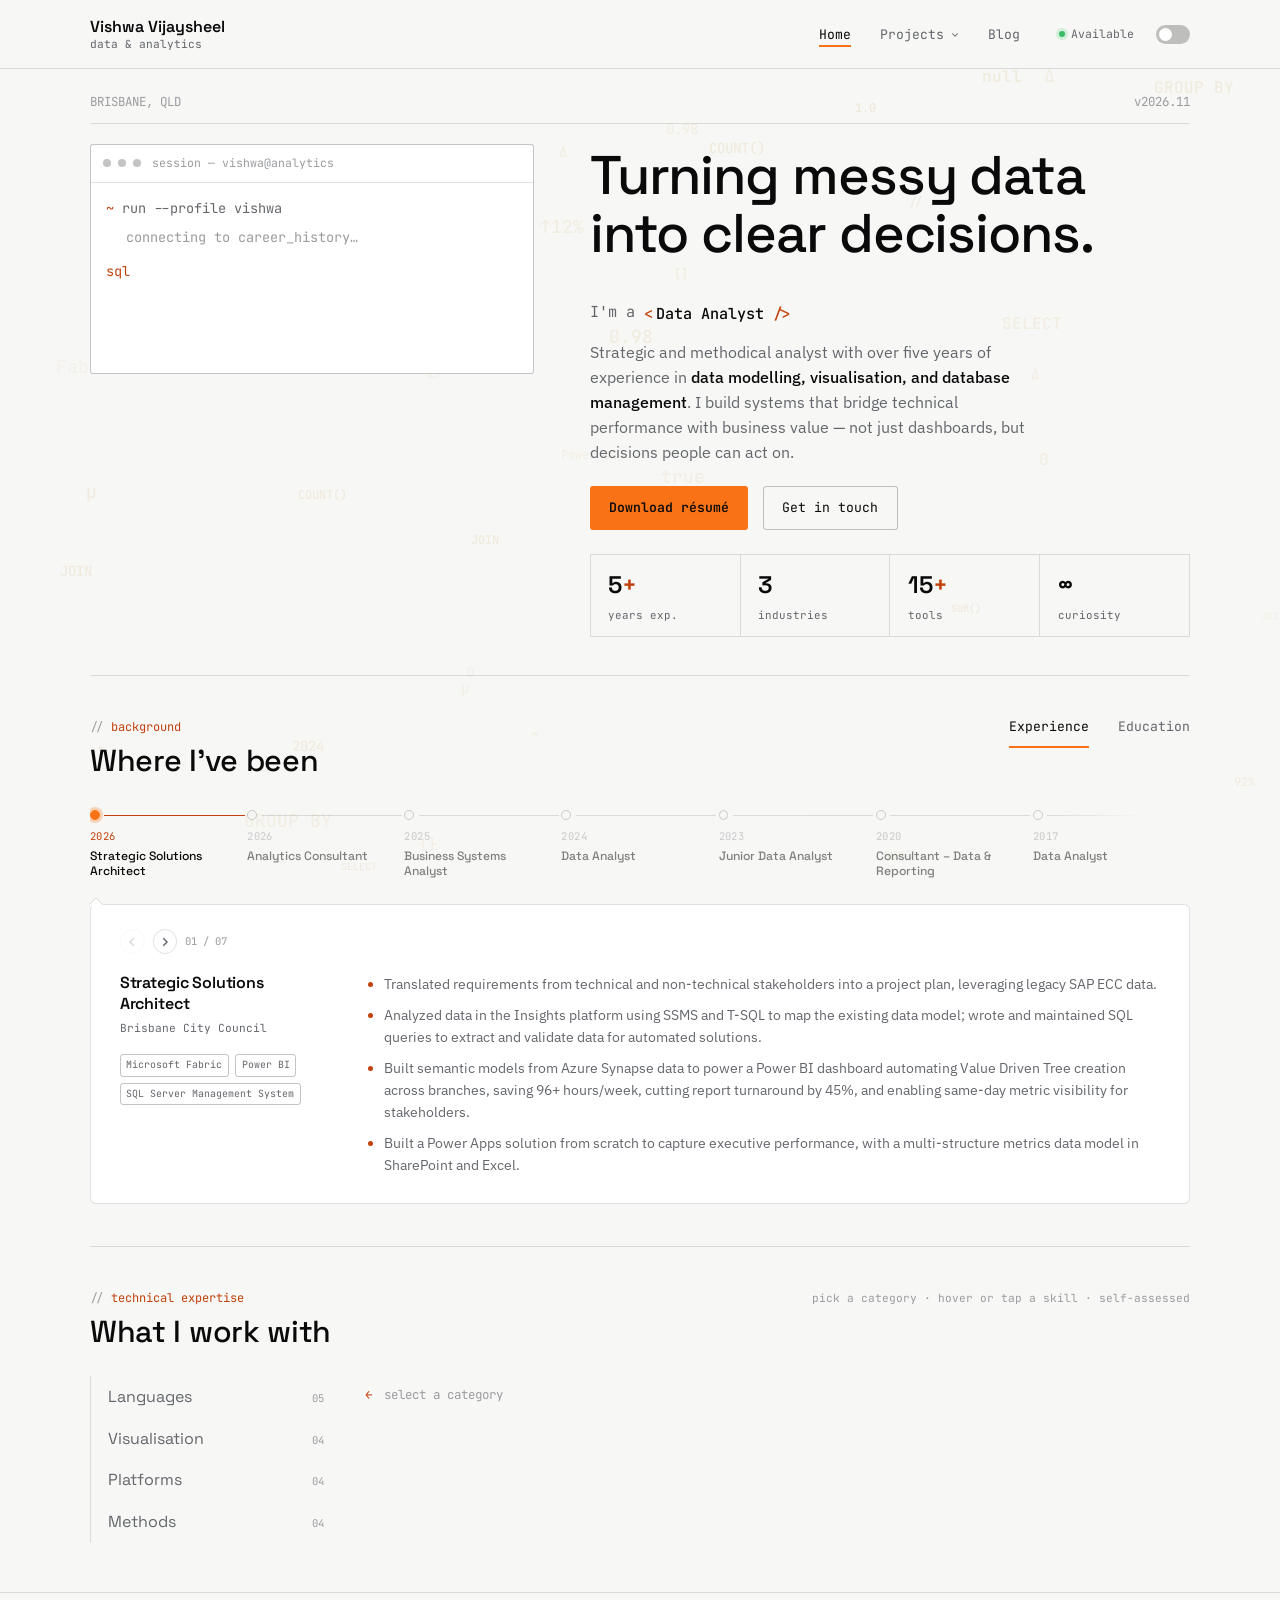
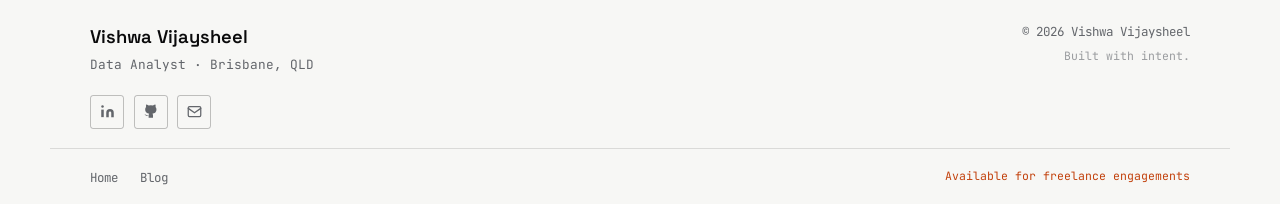
<file: index.html>
<!DOCTYPE html>
<html lang="en">
<head>
<meta charset="UTF-8" />
<meta name="viewport" content="width=device-width, initial-scale=1.0" />
<title>Vishwa Vijaysheel — Data & Analytics</title>
<meta name="description" content="Data analyst turning messy data into clear decisions — Power BI, Microsoft Fabric, SQL, and data storytelling." />
<link rel="stylesheet" href="assets/css/style.css" />
<link rel="preconnect" href="https://fonts.googleapis.com" />
<script>if(localStorage.getItem('theme')==='dark'){document.documentElement.classList.add('dark-pre');}</script>
<style>.dark-pre body{background:#0a0a0b;color:#f4f4f1;}</style>
<link href="https://fonts.googleapis.com/css2?family=Space+Grotesk:wght@500;600;700&family=IBM+Plex+Sans:wght@400;500;600&family=JetBrains+Mono:wght@400;500;600&display=swap" rel="stylesheet" />
</head>
<body>
<canvas id="bgCanvas"></canvas>

<header>
  <nav>
    
    <a class="nav-brand" href="index.html">
      <span class="nav-brand-name">Vishwa Vijaysheel</span>
      <span class="nav-brand-sub">data &amp; analytics</span>
    </a>
    <button class="nav-toggle" aria-label="Toggle menu" aria-expanded="false">
      <span></span><span></span><span></span>
    </button>
    <div class="nav-menu">
     <ul>
  <li><a href="index.html" class="active">Home</a></li>
  <li class="has-dropdown">
    <button class="nav-dd-toggle" type="button" aria-haspopup="true" aria-expanded="false">
      Projects
      <svg width="10" height="10" viewBox="0 0 24 24" fill="none" stroke="currentColor" stroke-width="2.5" stroke-linecap="round" stroke-linejoin="round" aria-hidden="true"><path d="m6 9 6 6 6-6"/></svg>
    </button>
   <div class="nav-dd">
  <details class="nav-dd-group">
    <summary class="nav-dd-label">Open data</summary>
    <a href="parking-guide.html">
      Brisbane parking meter guide
      <span>Map, rules and cost estimates</span>
    </a>
    <a href="stormwater-guide.html">
      Stormwater manhole explorer
      <span>Map and data completeness</span>
    </a>
  </details>

  <details class="nav-dd-group">
    <summary class="nav-dd-label">Pattern Lab</summary>
    <p class="nav-dd-soon">
      Machine learning experiments
      <span>Coming soon</span>
    </p>
  </details>
</div>
  </li>
  <li><a href="blog.html">Blog</a></li>
</ul>
      <div class="nav-right">
        <div class="nav-status"><span class="nav-status-dot"></span>Available</div>
        <label class="switch">
          <input type="checkbox" class="theme-checkbox" id="themeToggle">
          <span class="slider"></span>
        </label>
      </div>
    </div>
  </nav>
</header>

<main>

  <section class="hero">
    <div class="hero-top">
      <span>BRISBANE, QLD</span>
      <span class="mono">v2026.11</span>
    </div>

    <div class="hero-grid">
      <div class="terminal">
        <div class="terminal-bar">
          <span class="terminal-dot"></span><span class="terminal-dot"></span><span class="terminal-dot"></span>
          <span class="terminal-title">session — vishwa@analytics</span>
        </div>
        <div class="terminal-body" id="terminalBody"></div>
      </div>

      <div class="hero-copy">
        <h2 class="hero-h">Turning messy data into clear decisions.</h2>

        <div class="hero-role-row">
          <span>I'm a</span>
          <div class="hero-role-slot">
            <span class="hero-role active">Data Analyst</span>
            <span class="hero-role">Storyteller</span>
            <span class="hero-role">Problem Solver</span>
            <span class="hero-role">Systems Thinker</span>
          </div>
        </div>

        <p class="hero-bio">
          Strategic and methodical analyst with over five years of experience in
          <strong>data modelling, visualisation, and database management</strong>.
          I build systems that bridge technical performance with business value —
          not just dashboards, but decisions people can act on.
        </p>

        <div class="hero-ctas">
          <a href="assets/Vishwa_Vijaysheel_Resume.pdf" class="hero-btn-primary">Download résumé</a>
          <a href="mailto:vishwa7509@outlook.com" class="hero-btn-secondary">Get in touch</a>
        </div>

        <div class="hero-stats">
          <div class="hero-stat"><div class="hero-stat-val">5<span>+</span></div><div class="hero-stat-lbl">years exp.</div></div>
          <div class="hero-stat"><div class="hero-stat-val">3</div><div class="hero-stat-lbl">industries</div></div>
          <div class="hero-stat"><div class="hero-stat-val">15<span>+</span></div><div class="hero-stat-lbl">tools</div></div>
          <div class="hero-stat"><div class="hero-stat-val">∞</div><div class="hero-stat-lbl">curiosity</div></div>
        </div>
      </div>
    </div>
  </section>

  <section class="section" id="history">
    <div class="section-head">
      <div>
        <p class="section-label">background</p>
        <h2 class="section-title">Where I've been</h2>
      </div>
      <div class="tabs" style="border-bottom:none;">
        <button class="tab-btn history-toggle-btn active" data-panel="experience">Experience</button>
        <button class="tab-btn history-toggle-btn" data-panel="education">Education</button>
      </div>
    </div>

    <div class="history-panel active" id="panel-experience">
      <div class="timeline">

           <div class="timeline-item">
          <div class="timeline-marker"><span class="marker-num mono">2026</span><div class="marker-line"></div></div>
          <div class="timeline-content">
            <div class="timeline-header"><h3>Strategic Solutions Architect</h3><span class="timeline-company">Brisbane City Council</span></div>
            <ul>
              <li>Translated requirements from technical and non-technical stakeholders into a project plan, leveraging legacy SAP ECC data.</li>
              <li>Analyzed data in the Insights platform using SSMS and T-SQL to map the existing data model; wrote and maintained SQL queries to extract and validate data for automated solutions.</li>
              <li>Built semantic models from Azure Synapse data to power a Power BI dashboard automating Value Driven Tree creation across branches, saving 96+ hours/week, cutting report turnaround by 45%, and enabling same-day metric visibility for stakeholders.</li>
              <li>Built a Power Apps solution from scratch to capture executive performance, with a multi-structure metrics data model in SharePoint and Excel.</li>
            </ul>
            <div class="timeline-tags"><span>Microsoft Fabric</span><span>Power BI</span><span>SQL Server Management System</span></div>
          </div>
        </div>


        <div class="timeline-item">
          <div class="timeline-marker"><span class="marker-num mono">2026</span><div class="marker-line"></div></div>
          <div class="timeline-content">
            <div class="timeline-header"><h3>Analytics Consultant</h3><span class="timeline-company">Guidant Global</span></div>
            <ul>
              <li>Designed and maintained Microsoft Fabric data pipelines to ingest, transform, and validate workforce and vendor data from multiple source systems, replacing manual consolidation workflows and applying data quality checkpoints throughout.</li>
              <li>Defined data mapping logic and transformation rules for semantic models powering a Power BI transparency dashboard, ensuring consistent, governed reporting for clients and vendors.</li>
              <li>Developed Python scripts to prepare and transform datasets for strategic workforce planning decisions, documenting data flows and transformation specifications for business stakeholders.</li>
              <li>Engaged with business stakeholders to gather reporting requirements and translate them into Power BI dashboard designs, facilitating iterative feedback cycles to validate solution accuracy.</li>
              <li>Automated daily business processes using Power Apps dataflows and designed timesheet automation solutions, reducing manual effort and improving data freshness and operational efficiency.</li>
              <li>Conducted market research analysis of vendor pay rates across multiple roles by building an AI agent using Microsoft Copilot that automated data retrieval from a manually curated database, improving process efficiency by 73% compared to manual data scraping.</li>
            </ul>
            <div class="timeline-tags"><span>Microsoft Fabric</span><span>Power BI</span><span>Data Pipelines</span></div>
          </div>
        </div>

        <div class="timeline-item">
          <div class="timeline-marker"><span class="marker-num mono">2025</span><div class="marker-line"></div></div>
          <div class="timeline-content">
            <div class="timeline-header"><h3>Business Systems Analyst</h3><span class="timeline-company">Multicap Limited</span></div>
            <ul>
              <li>Led data migration activities from UKG into a centralised Microsoft Fabric Lakehouse, defining ETL mapping specifications, data cleansing rules, and transformation logic for payroll, rostering, and people services data.</li>
              <li>Documented integration specifications and data mapping artefacts to support cross-system data flows, enabling consistent and auditable reporting for business stakeholders.</li>
              <li>Conducted system integration testing within UAT environments and coordinated the implementation of validated configurations into production, ensuring compliant and high-quality data outcomes.</li>
              <li>Implemented data governance practices including validation checkpoints, configuration risk assessments, and quality controls to ensure data accuracy and process compliance.</li>
              <li>Managed ad-hoc analysis tasks through JIRA, providing prescriptive reports and system configuration recommendations to resolve rostering and payroll issues.</li>
            </ul>
            <div class="timeline-tags"><span>Automation</span><span>Data Modelling</span><span>Power BI</span></div>
          </div>
        </div>

        <div class="timeline-item">
          <div class="timeline-marker"><span class="marker-num mono">2024</span><div class="marker-line"></div></div>
          <div class="timeline-content">
            <div class="timeline-header"><h3>Data Analyst</h3><span class="timeline-company">Target Distribution Centre</span></div>
            <ul>
              <li>Developed detailed financial and KPI reporting using Advanced Excel dashboards with variance analysis, translating operational data into actionable insights for senior management decision-making.</li>
              <li>Contributed to the planning and migration of KPI reporting to SharePoint, performing migration validation and testing that resulted in a 22% reduction in reporting time.</li>
              <li>Documented data reconciliation processes for payroll data using Excel and UKG, standardising procedures for casual and permanent employee financial data reconciliation.</li>
              <li>Analysed rostering discrepancies and produced prescriptive reports to improve payroll processes, identifying data quality issues and recommending corrective actions.</li>
            </ul>
            <div class="timeline-tags"><span>Excel</span><span>SharePoint</span><span>SAP Ariba</span></div>
          </div>
        </div>

        <div class="timeline-item">
          <div class="timeline-marker"><span class="marker-num mono">2023</span><div class="marker-line"></div></div>
          <div class="timeline-content">
            <div class="timeline-header"><h3>Junior Data Analyst</h3><span class="timeline-company">Target Green</span></div>
            <ul>
              <li>Collaborated with cross-functional teams to identify data sources, streamline data collection processes, and resolve data quality inconsistencies, achieving a 21% improvement in data accuracy and a 26% reduction in KPI report development time.</li>
              <li>Conducted data quality assessments and audits using Dataforce Runabout, identifying and resolving input inconsistencies to support reliable analytical reporting.</li>
            </ul>
            <div class="timeline-tags"><span>Dataforce Runabout</span><span>SharePoint</span><span>Tableau</span></div>
          </div>
        </div>

        <div class="timeline-item">
          <div class="timeline-marker"><span class="marker-num mono">2020</span><div class="marker-line"></div></div>
          <div class="timeline-content">
            <div class="timeline-header"><h3>Consultant – Data &amp; Reporting</h3><span class="timeline-company">Reverberate Media</span></div>
            <ul>
              <li>Developed performance and benchmarking reports using Power BI and SQL, translating complex data into clear recommendations for non-technical stakeholders.</li>
              <li>Analysed social media data via Twitter API and R Studio to support content strategy decisions, driving measurable improvements in engagement and customer acquisition.</li>
            </ul>
            <div class="timeline-tags"><span>Power BI</span><span>SQL</span><span>R</span></div>
          </div>
        </div>

        <div class="timeline-item">
          <div class="timeline-marker"><span class="marker-num mono">2017</span><div class="marker-line last"></div></div>
          <div class="timeline-content">
            <div class="timeline-header"><h3>Data Analyst</h3><span class="timeline-company">Environmental Management Centre Pvt. Ltd.</span></div>
            <ul>
              <li>Engineered an R-Shiny analytics platform integrating real-time data from 800+ air quality stations, reducing data analysis time by 60% and improving data accuracy by 85%.</li>
              <li>Developed a web application with automated credit estimation using Linear Regression, and prepared standardised water quality data visualisations for a national pollution control board using Tableau.</li>
              <li>Conducted exploratory analysis and time series modelling using R Studio for energy generation prediction, supporting proof-of-concept planning with stakeholders.</li>
            </ul>
            <div class="timeline-tags"><span>R Shiny</span><span>Tableau</span><span>Excel</span></div>
          </div>
        </div>

      </div>
    </div>

    <div class="history-panel" id="panel-education">
      <div class="timeline">

        <div class="timeline-item">
          <div class="timeline-marker"><span class="marker-num mono">2022</span><div class="marker-line"></div></div>
          <div class="timeline-content">
            <div class="timeline-header"><h3>Master of Data Science</h3><span class="timeline-company">University of South Australia</span></div>
            <p>Specialised in machine learning, statistical modelling, and large-scale data engineering. Graduated with Distinction.</p>
            <div class="timeline-tags"><span>Machine Learning</span><span>Python</span><span>Statistics</span></div>
          </div>
        </div>

        <div class="timeline-item">
          <div class="timeline-marker"><span class="marker-num mono">2017</span><div class="marker-line"></div></div>
          <div class="timeline-content">
            <div class="timeline-header"><h3>Post-Graduate Certificate, Big Data & Analytics</h3><span class="timeline-company">S.P. Jain School of Global Management</span></div>
            <p>Built a strong foundation in big data analytics, statistical analysis, machine learning, and intelligent decision-making.</p>
            <div class="timeline-tags"><span>Machine Learning</span><span>Python</span><span>Statistics</span></div>
          </div>
        </div>

         <div class="timeline-item">
          <div class="timeline-marker"><span class="marker-num mono">2017</span><div class="marker-line"></div></div>
          <div class="timeline-content">
            <div class="timeline-header"><h3>Cyber Law</h3><span class="timeline-company">Asian School of Cyber Law</span></div>
            <p>Focused on cyber law, data privacy, digital forensics, cybercrime, and technology governance.</p>
            <div class="timeline-tags"><span>Machine Learning</span><span>Python</span><span>Statistics</span></div>
          </div>
        </div>

        <div class="timeline-item">
          <div class="timeline-marker"><span class="marker-num mono">2016</span><div class="marker-line last"></div></div>
          <div class="timeline-content">
            <div class="timeline-header"><h3>Bachelor of Technology (Computer Science)</h3><span class="timeline-company">Amity University</span></div>
            <p>Gained a comprehensive foundation in software engineering, computer systems, programming, algorithms, and computational problem-solving.</p>
            <div class="timeline-tags"><span>Data Structures</span><span>R</span><span>Programming and Algorithms</span></div>
          </div>
        </div>

      </div>
    </div>
  </section>

  <section class="section" id="skills">
    <div class="section-head">
      <div>
        <p class="section-label">technical expertise</p>
        <h2 class="section-title">What I work with</h2>
      </div>
      <p class="skill-note">pick a category · hover or tap a skill · self-assessed</p>
    </div>
    <div class="skills-ui" id="skillList"></div>
  </section>

</main>

<footer>
  <div class="footer-inner">
    <div>
      <p class="footer-name">Vishwa Vijaysheel</p>
      <p class="footer-role">Data Analyst · Brisbane, QLD</p>
      <div class="footer-contacts">
        <a href="https://www.linkedin.com/in/vishwavijaysheel/" class="footer-pill" aria-label="LinkedIn"><svg width="15" height="15" viewBox="0 0 24 24" fill="currentColor"><path d="M16 8a6 6 0 0 1 6 6v7h-4v-7a2 2 0 0 0-2-2 2 2 0 0 0-2 2v7h-4v-7a6 6 0 0 1 6-6z"/><rect x="2" y="9" width="4" height="12"/><circle cx="4" cy="4" r="2"/></svg></a>
        <a href="https://github.com/dashboard" class="footer-pill" aria-label="GitHub"><svg width="15" height="15" viewBox="0 0 24 24" fill="currentColor"><path d="M9 19c-5 1.5-5-2.5-7-3m14 6v-3.87a3.37 3.37 0 0 0-.94-2.61c3.14-.35 6.44-1.54 6.44-7A5.44 5.44 0 0 0 20 4.77 5.07 5.07 0 0 0 19.91 1S18.73.65 16 2.48a13.38 13.38 0 0 0-7 0C6.27.65 5.09 1 5.09 1A5.07 5.07 0 0 0 5 4.77a5.44 5.44 0 0 0-1.5 3.78c0 5.42 3.3 6.61 6.44 7A3.37 3.37 0 0 0 9 18.13V22"/></svg></a>
        <a href="mailto:vishwa7509@outlook.com" class="footer-pill" aria-label="Email"><svg width="15" height="15" viewBox="0 0 24 24" fill="none" stroke="currentColor" stroke-width="2" stroke-linecap="round" stroke-linejoin="round"><rect x="2" y="4" width="20" height="16" rx="2"/><path d="m2 7 10 7 10-7"/></svg></a>
      </div>
    </div>
    <div class="footer-right">
      <p class="footer-copy">© 2026 Vishwa Vijaysheel</p>
      <p class="footer-made">Built with intent.</p>
    </div>
  </div>
  <hr class="footer-divider">
  <div class="footer-bottom">
    <ul class="footer-nav">
      <li><a href="index.html">Home</a></li>
       <!--<li><a href="dashboards.html">Dashboards</a></li>-->
      <li><a href="blog.html">Blog</a></li>
    </ul>
    <span class="footer-avail">Available for freelance engagements</span>
  </div>
</footer>

<script src="assets/js/script.js"></script>
<script>document.documentElement.classList.remove('dark-pre');</script>
</body>
</html>
</file>
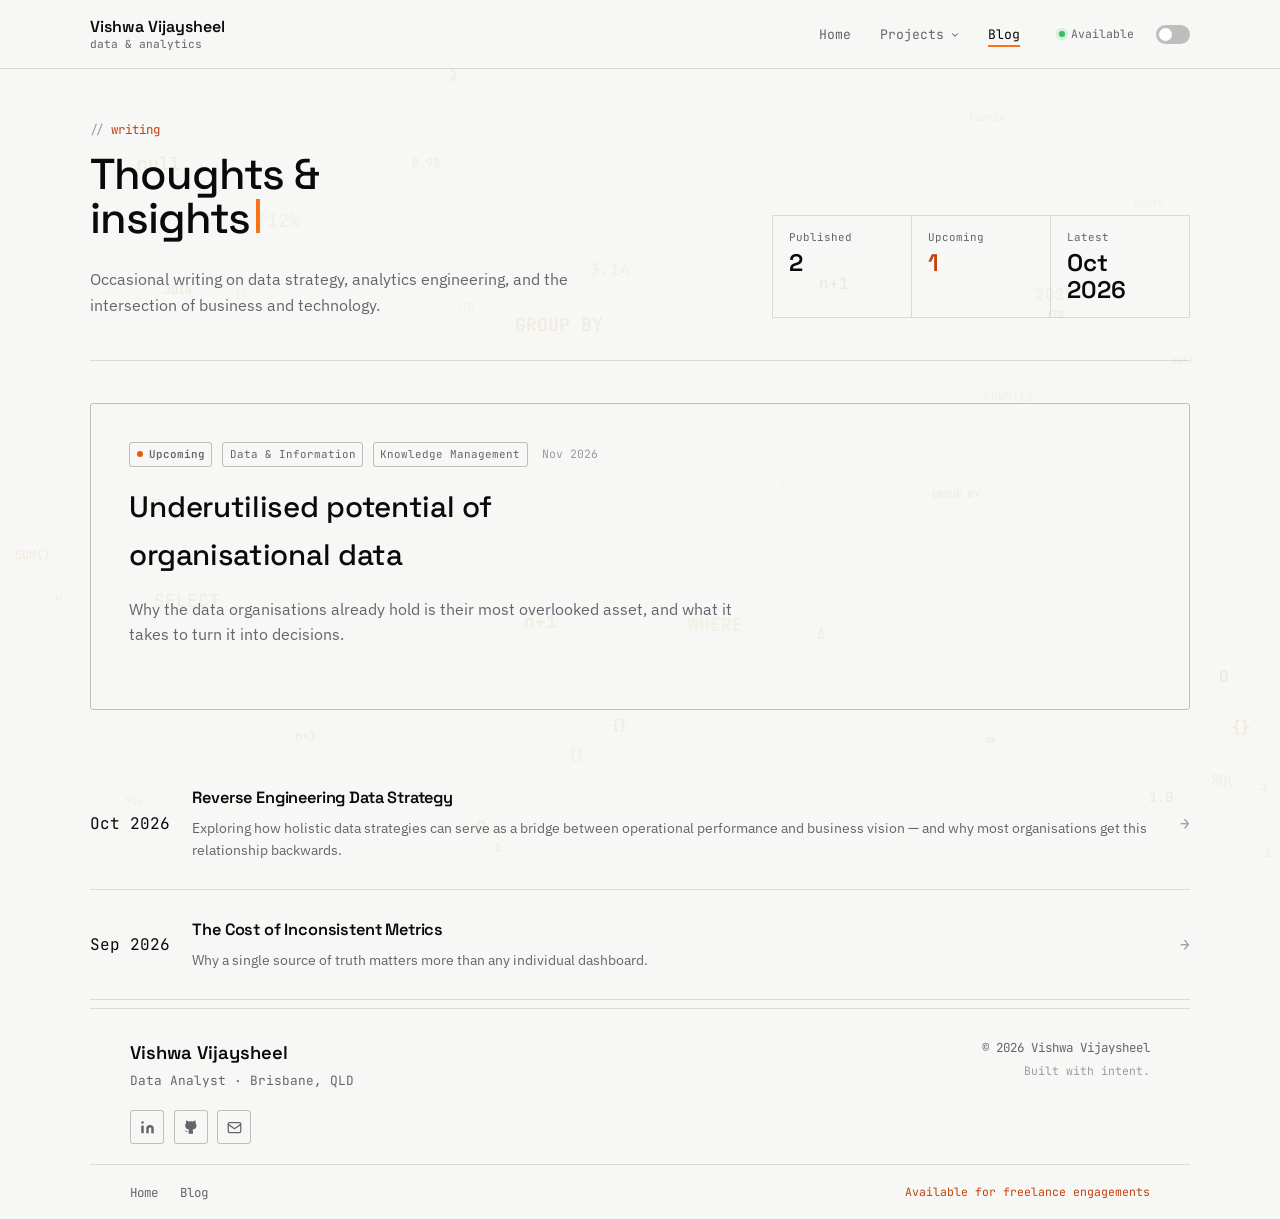
<file: blog.html>
<!DOCTYPE html>
<html lang="en">
<head>
<meta charset="UTF-8" />
<meta name="viewport" content="width=device-width, initial-scale=1.0" />
<title>Blog — Vishwa Vijaysheel</title>
<link rel="stylesheet" href="assets/css/style.css" />
<link rel="preconnect" href="https://fonts.googleapis.com" />
<script>if(localStorage.getItem('theme')==='dark'){document.documentElement.classList.add('dark-pre');}</script>
<style>.dark-pre body{background:#0a0a0b;color:#f4f4f1;}</style>
<link href="https://fonts.googleapis.com/css2?family=Space+Grotesk:wght@500;600;700&family=IBM+Plex+Sans:wght@400;500;600&family=JetBrains+Mono:wght@400;500;600&display=swap" rel="stylesheet" />
</head>
<body>
<canvas id="bgCanvas"></canvas>

<header>
  <nav>
    <a class="nav-brand" href="index.html">
      <span class="nav-brand-name">Vishwa Vijaysheel</span>
      <span class="nav-brand-sub">data &amp; analytics</span>
    </a>
    <button class="nav-toggle" aria-label="Toggle menu" aria-expanded="false">
      <span></span><span></span><span></span>
    </button>
    <div class="nav-menu">
      <ul>
  <li><a href="index.html">Home</a></li>
  <li class="has-dropdown">
    <button class="nav-dd-toggle" type="button" aria-haspopup="true" aria-expanded="false">
      Projects
      <svg width="10" height="10" viewBox="0 0 24 24" fill="none" stroke="currentColor" stroke-width="2.5" stroke-linecap="round" stroke-linejoin="round" aria-hidden="true"><path d="m6 9 6 6 6-6"/></svg>
    </button>
   <div class="nav-dd">
  <details class="nav-dd-group">
    <summary class="nav-dd-label">Open data</summary>
    <a href="parking-guide.html">
      Brisbane parking meter guide
      <span>Map, rules and cost estimates</span>
    </a>
    <a href="stormwater-guide.html">
      Stormwater manhole explorer
      <span>Map and data completeness</span>
    </a>
  </details>

  <details class="nav-dd-group">
    <summary class="nav-dd-label">Pattern Lab</summary>
    <p class="nav-dd-soon">
      Machine learning experiments
      <span>Coming soon</span>
    </p>
  </details>
</div>
  </li>
  <li><a href="blog.html">Blog</a></li>
</ul>
      <div class="nav-right">
        <div class="nav-status"><span class="nav-status-dot"></span>Available</div>
        <label class="switch">
          <input type="checkbox" class="theme-checkbox">
          <span class="slider"></span>
        </label>
      </div>
    </div>
  </nav>
</header>

<main>
  <div class="page-header blog-head">
  <div class="blog-head-main">
    <p class="page-label">writing</p>
    <h1 class="page-title blog-head-title">Thoughts &amp; insights<span class="cursor" aria-hidden="true"></span></h1>
    <p class="page-subtitle">Occasional writing on data strategy, analytics engineering, and the intersection of business and technology.</p>
  </div>

  <dl class="blog-head-stats">
    <div class="blog-head-stat">
      <dt>Published</dt>
      <dd>2</dd>
    </div>
    <div class="blog-head-stat">
      <dt>Upcoming</dt>
      <dd class="is-upcoming">1</dd>
    </div>
    <div class="blog-head-stat">
      <dt>Latest</dt>
      <dd>Oct 2026</dd>
    </div>
  </dl>
</div>

<a href="#" class="post-featured">
  <div class="post-meta">
    <span class="post-tag post-tag-upcoming">Upcoming</span>
    <span class="post-tag">Data &amp; Information</span>
    <span class="post-tag">Knowledge Management</span>
    <span class="post-date mono">Nov 2026</span>
  </div>
  <h2 class="post-title">Underutilised potential of organisational data</h2>
  <p class="post-excerpt">Why the data organisations already hold is their most overlooked asset, and what it takes to turn it into decisions.</p>
</a>
  <div class="post-list">

    <a href="reverse-engineering-data-strategy.html" class="post-row">
      <span class="post-num mono">Oct 2026</span>
      <div>
        <h3 class="post-row-title">Reverse Engineering Data Strategy</h3>
        <p class="post-row-desc">
          Exploring how holistic data strategies can serve as a bridge between operational performance and business vision — and why most organisations get this relationship backwards.
          </p>
</p>
      </div>
      <span class="row-arrow">→</span>
    </a>

    <a href="cost-of-inconsistent-metrics.html" class="post-row">
      <span class="post-num mono">Sep 2026</span>
      <div>
        <h3 class="post-row-title">The Cost of Inconsistent Metrics</h3>
        <p class="post-row-desc">Why a single source of truth matters more than any individual dashboard.</p>
      </div>
      <span class="row-arrow">→</span>
    </a>
<!--
    <a href="#" class="post-row">
      <span class="post-num mono">Dec 2025</span>
      <div>
        <h3 class="post-row-title">Building Trust in Data using Microsoft Fabric</h3>
        <p class="post-row-desc">How semantic modelling empowers self-service analytics while preserving governance.</p>
      </div>
      <span class="row-arrow">→</span>
    </a>

  </div>

  <div class="newsletter-strip">
    <div class="newsletter-card">
      <div class="newsletter-text">
        <h3>Stay in the loop</h3>
        <p>New writing, occasional project updates. No noise.</p>
      </div>
      <div class="newsletter-form">
        <input class="newsletter-input" type="email" placeholder="you@email.com" />
        <button class="newsletter-btn">Subscribe</button>
      </div>
    </div>
  </div>
</main>
-->
<footer>
  <div class="footer-inner">
    <div>
      <p class="footer-name">Vishwa Vijaysheel</p>
      <p class="footer-role">Data Analyst · Brisbane, QLD</p>
      <div class="footer-contacts">
        <a href="https://www.linkedin.com/in/vishwavijaysheel/" class="footer-pill" aria-label="LinkedIn"><svg width="15" height="15" viewBox="0 0 24 24" fill="currentColor"><path d="M16 8a6 6 0 0 1 6 6v7h-4v-7a2 2 0 0 0-2-2 2 2 0 0 0-2 2v7h-4v-7a6 6 0 0 1 6-6z"/><rect x="2" y="9" width="4" height="12"/><circle cx="4" cy="4" r="2"/></svg></a>
        <a href="https://github.com/dashboard" class="footer-pill" aria-label="GitHub"><svg width="15" height="15" viewBox="0 0 24 24" fill="currentColor"><path d="M9 19c-5 1.5-5-2.5-7-3m14 6v-3.87a3.37 3.37 0 0 0-.94-2.61c3.14-.35 6.44-1.54 6.44-7A5.44 5.44 0 0 0 20 4.77 5.07 5.07 0 0 0 19.91 1S18.73.65 16 2.48a13.38 13.38 0 0 0-7 0C6.27.65 5.09 1 5.09 1A5.07 5.07 0 0 0 5 4.77a5.44 5.44 0 0 0-1.5 3.78c0 5.42 3.3 6.61 6.44 7A3.37 3.37 0 0 0 9 18.13V22"/></svg></a>
        <a href="mailto:vishwa7509@outlook.com" class="footer-pill" aria-label="Email"><svg width="15" height="15" viewBox="0 0 24 24" fill="none" stroke="currentColor" stroke-width="2" stroke-linecap="round" stroke-linejoin="round"><rect x="2" y="4" width="20" height="16" rx="2"/><path d="m2 7 10 7 10-7"/></svg></a>
      </div>
    </div>
    <div class="footer-right">
      <p class="footer-copy">© 2026 Vishwa Vijaysheel</p>
      <p class="footer-made">Built with intent.</p>
    </div>
  </div>
  <hr class="footer-divider">
  <div class="footer-bottom">
    <ul class="footer-nav">
      <li><a href="index.html">Home</a></li>
       <!--<li><a href="dashboards.html">Dashboards</a></li>-->
      <li><a href="blog.html">Blog</a></li>
    </ul>
    <span class="footer-avail">Available for freelance engagements</span>
  </div>
</footer>

<script src="assets/js/script.js"></script>
<script>document.documentElement.classList.remove('dark-pre');</script>
</body>
</html>
</file>
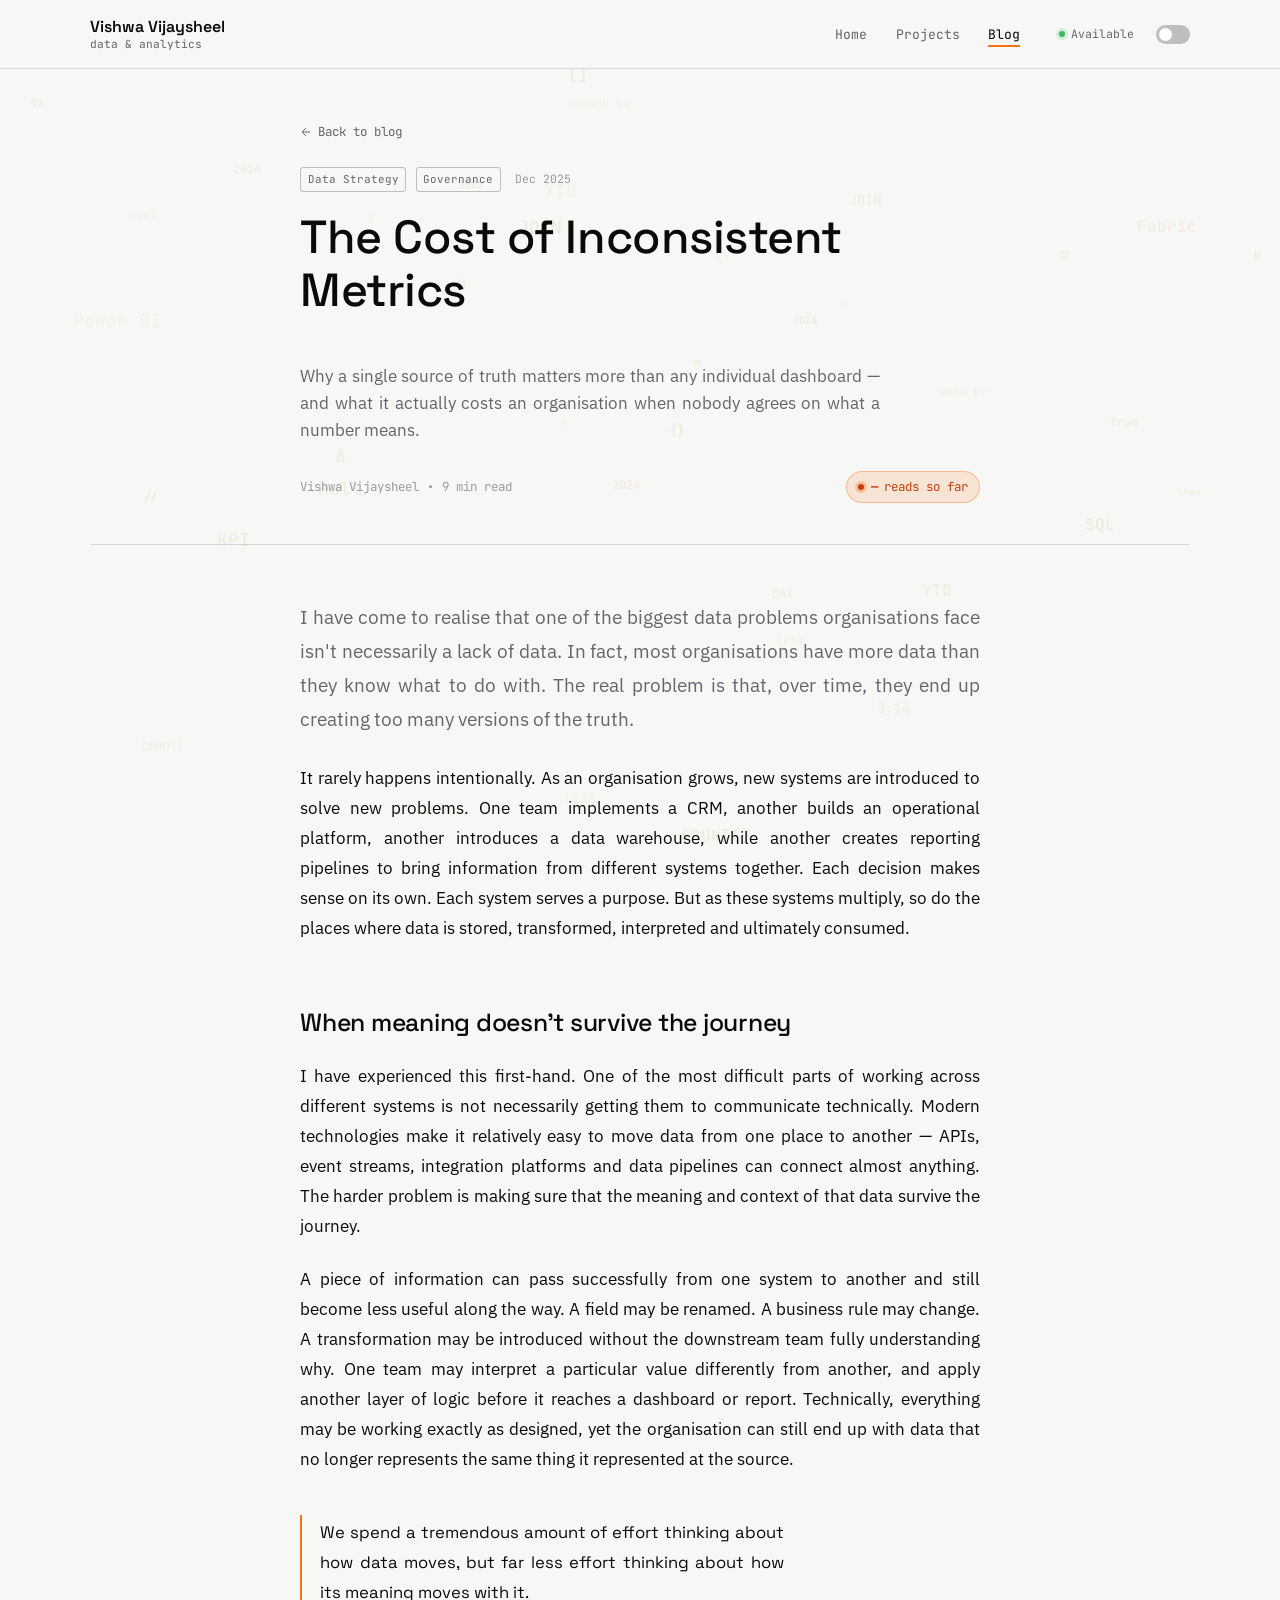
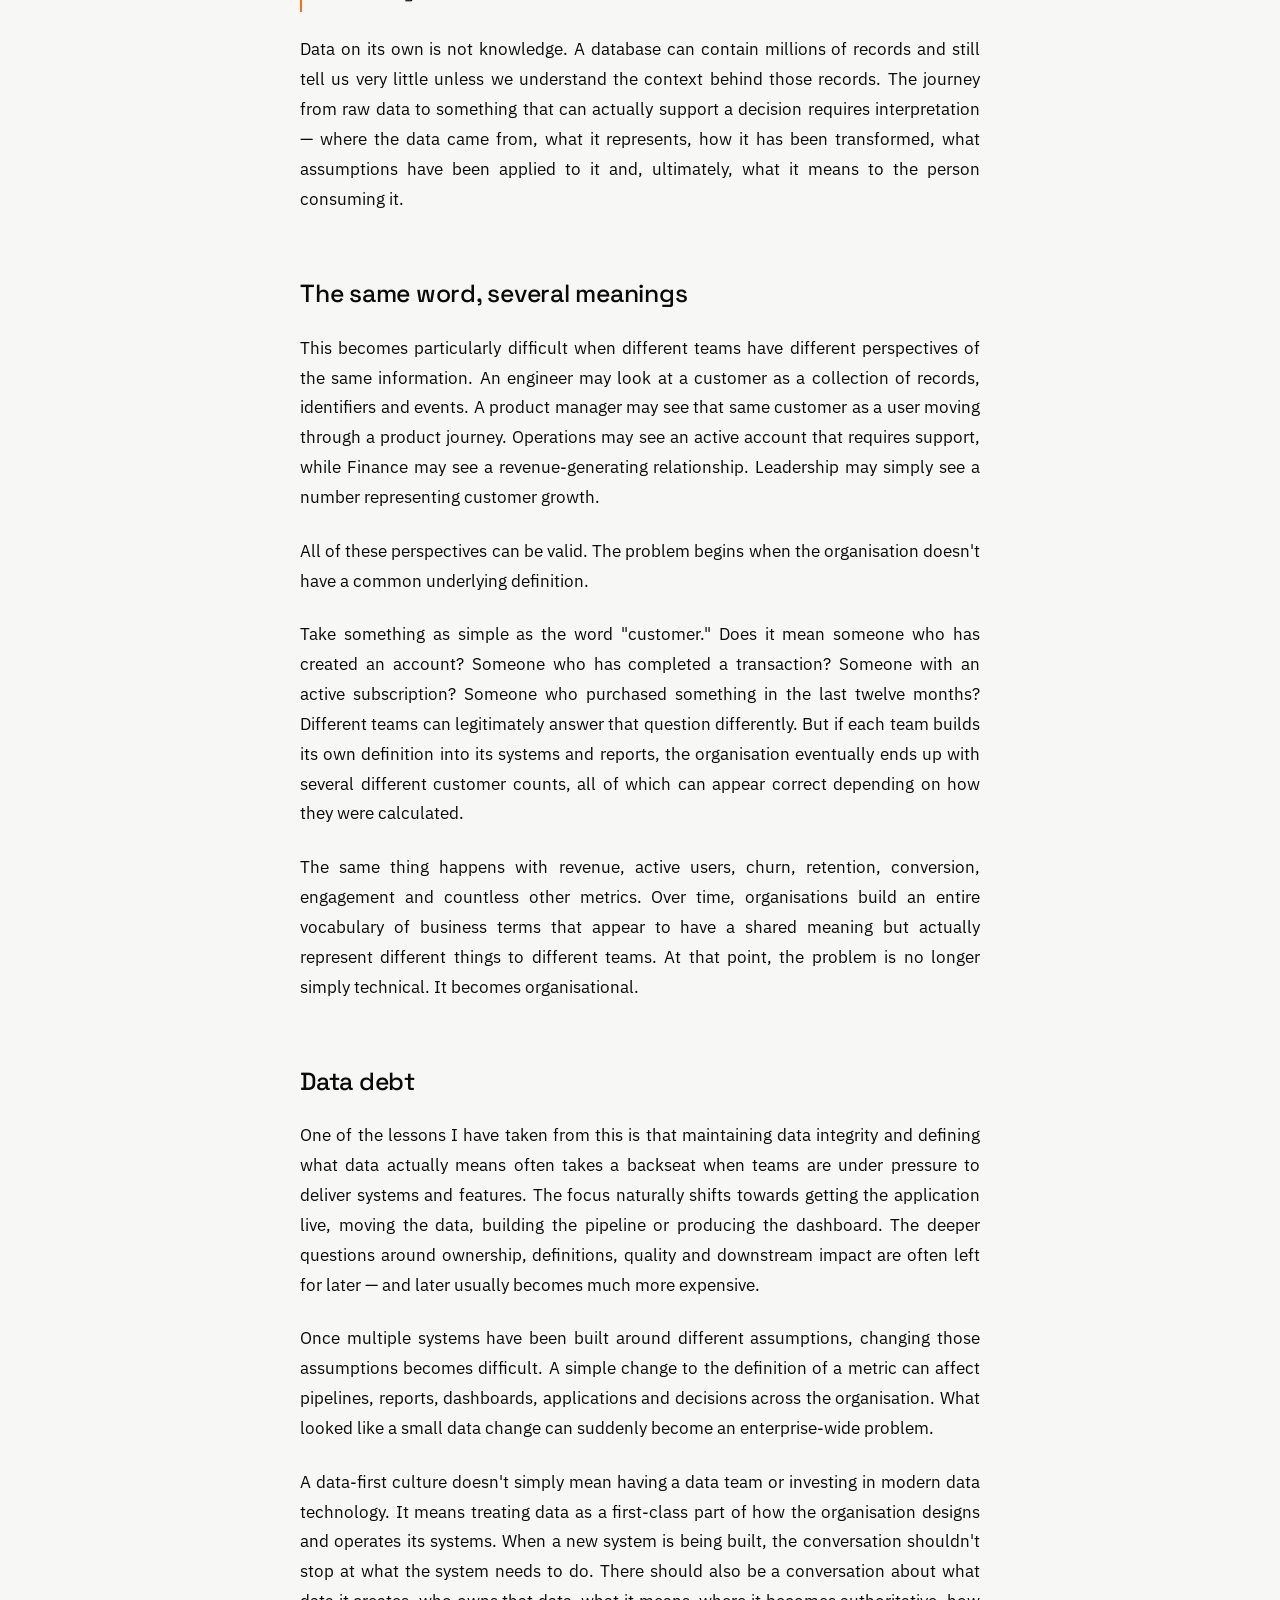
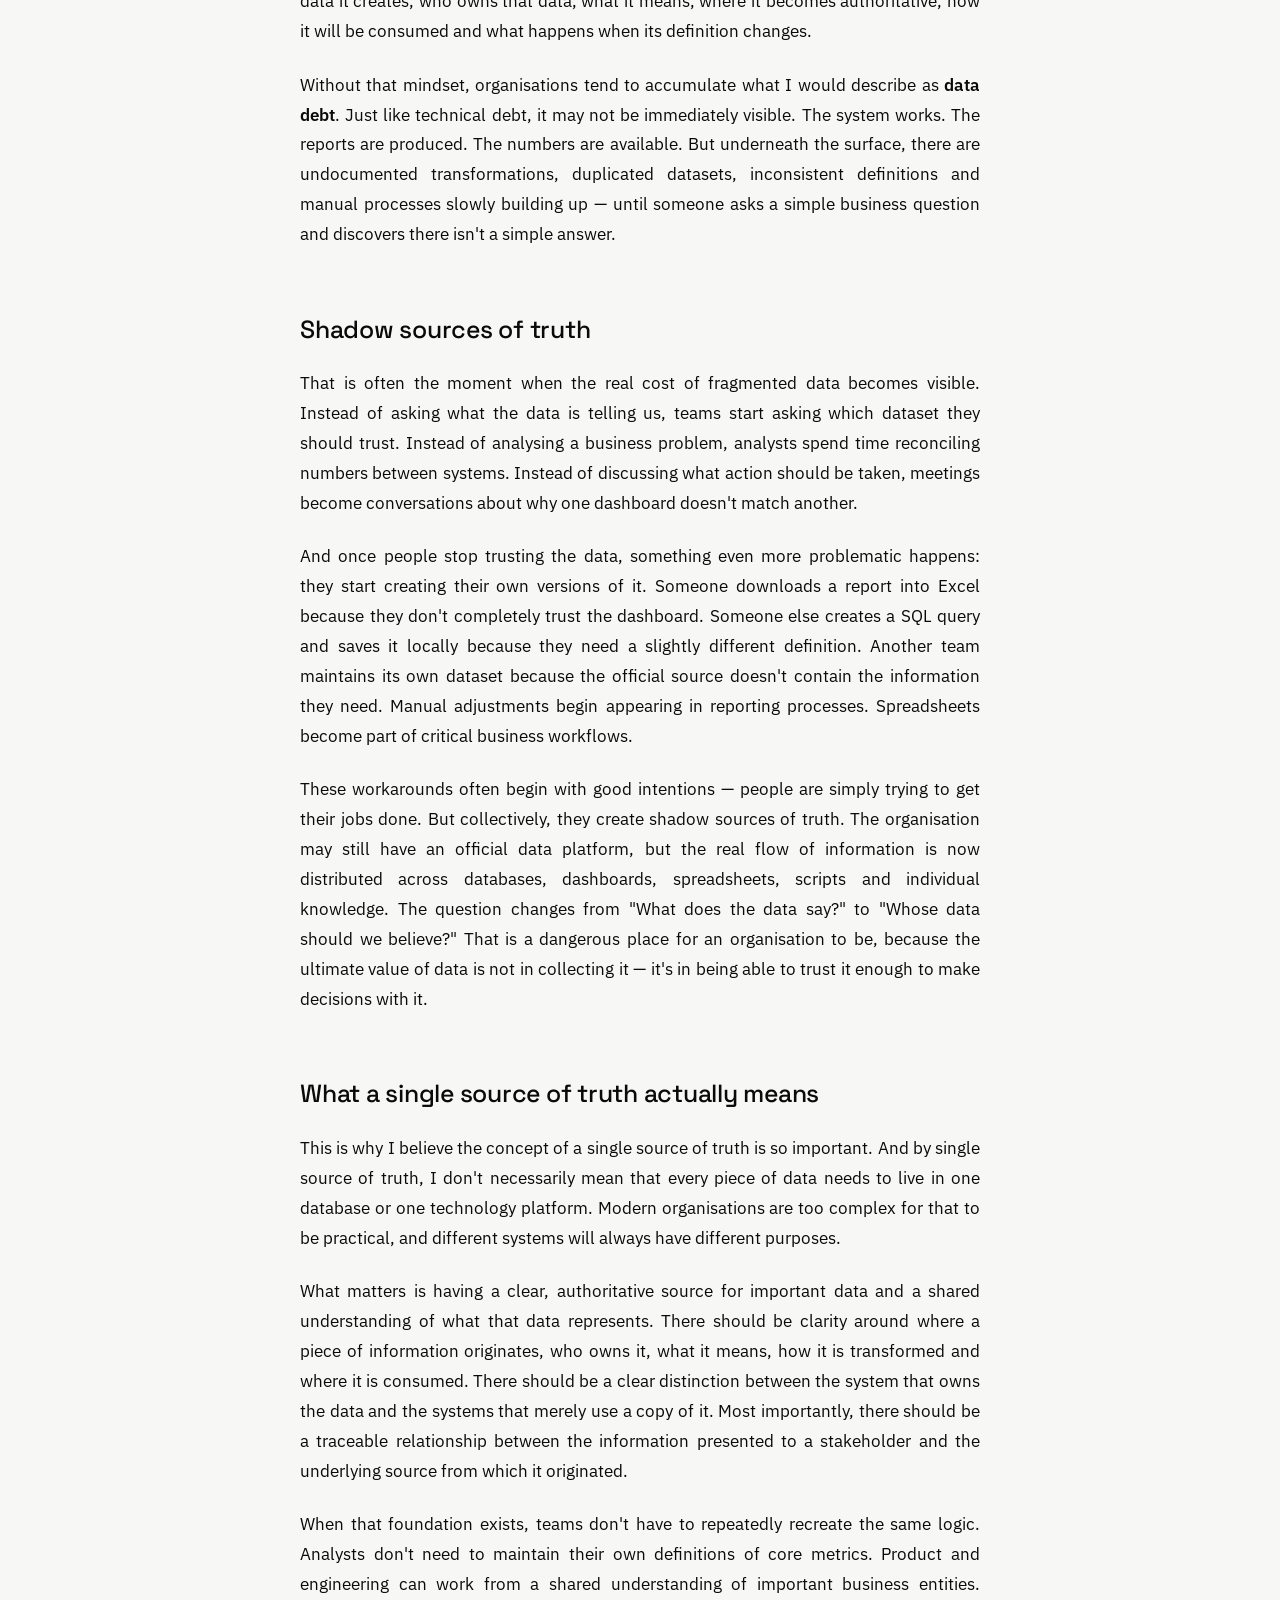
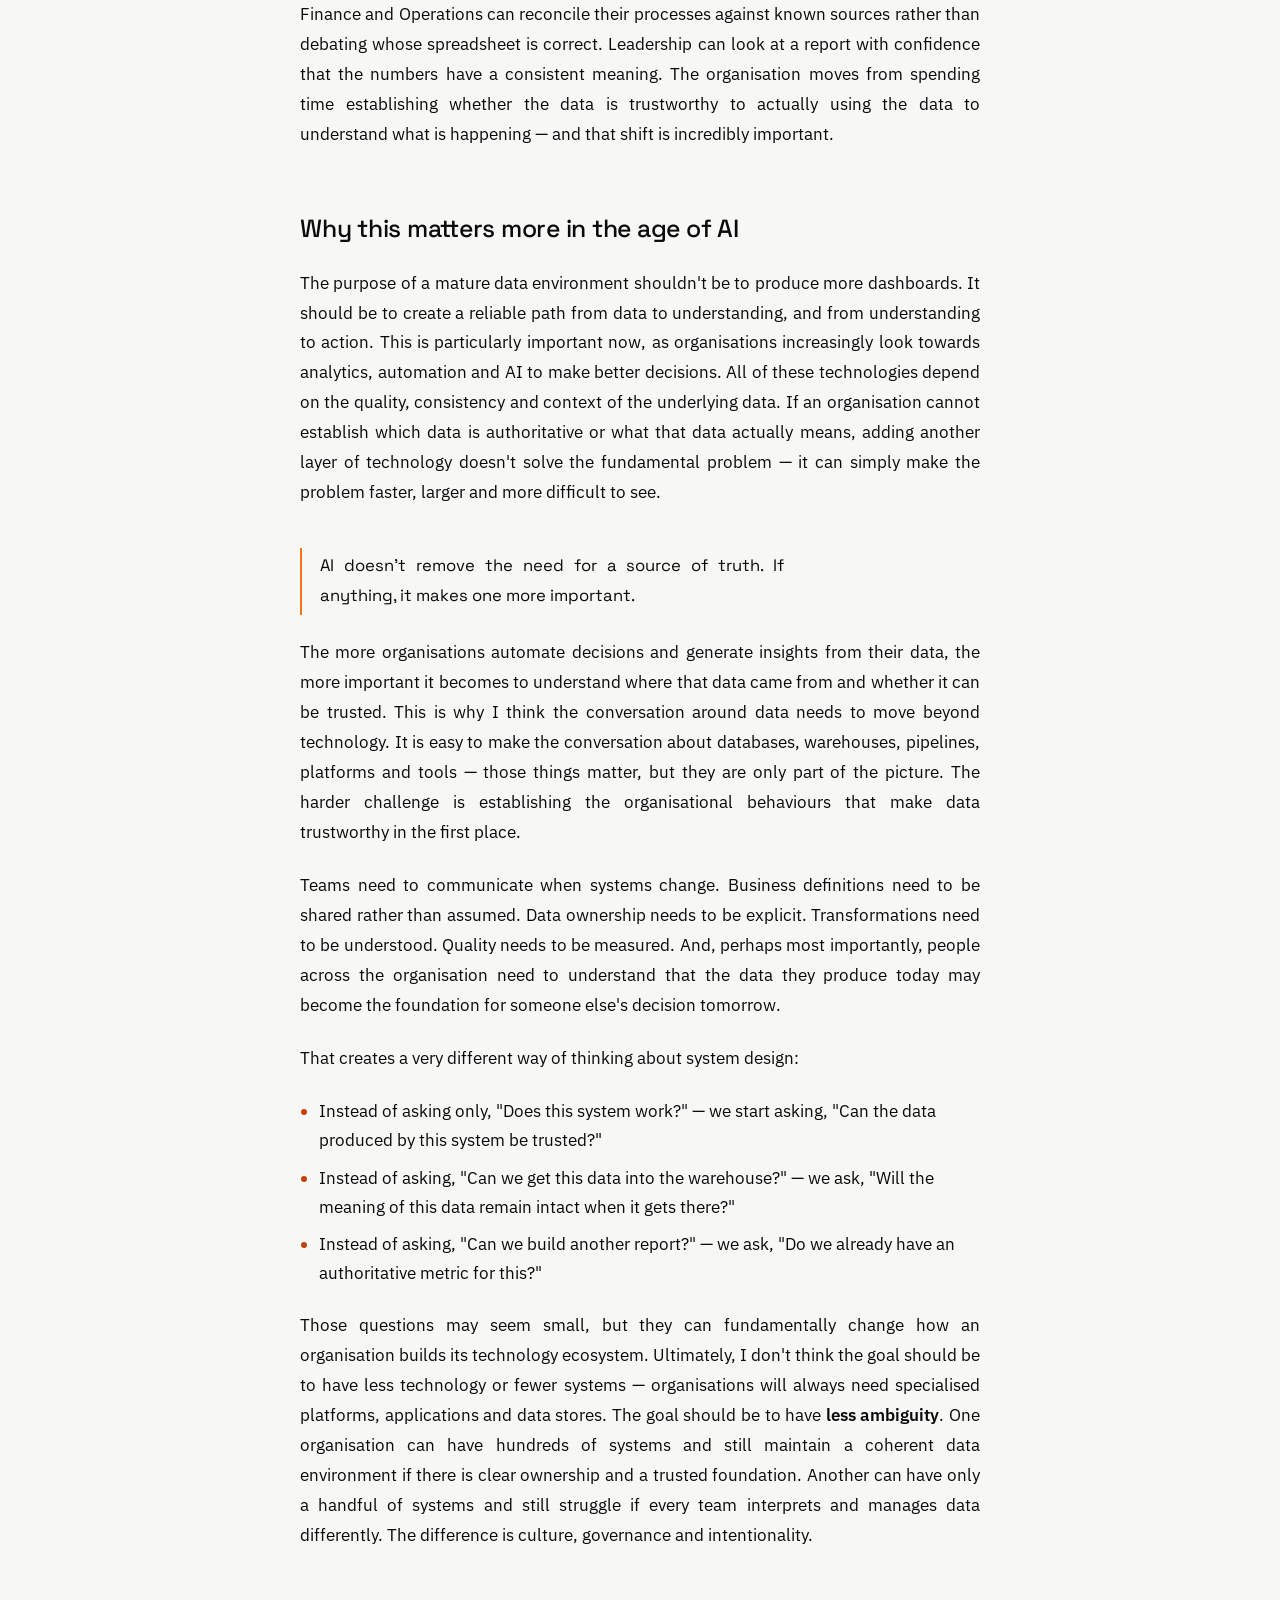
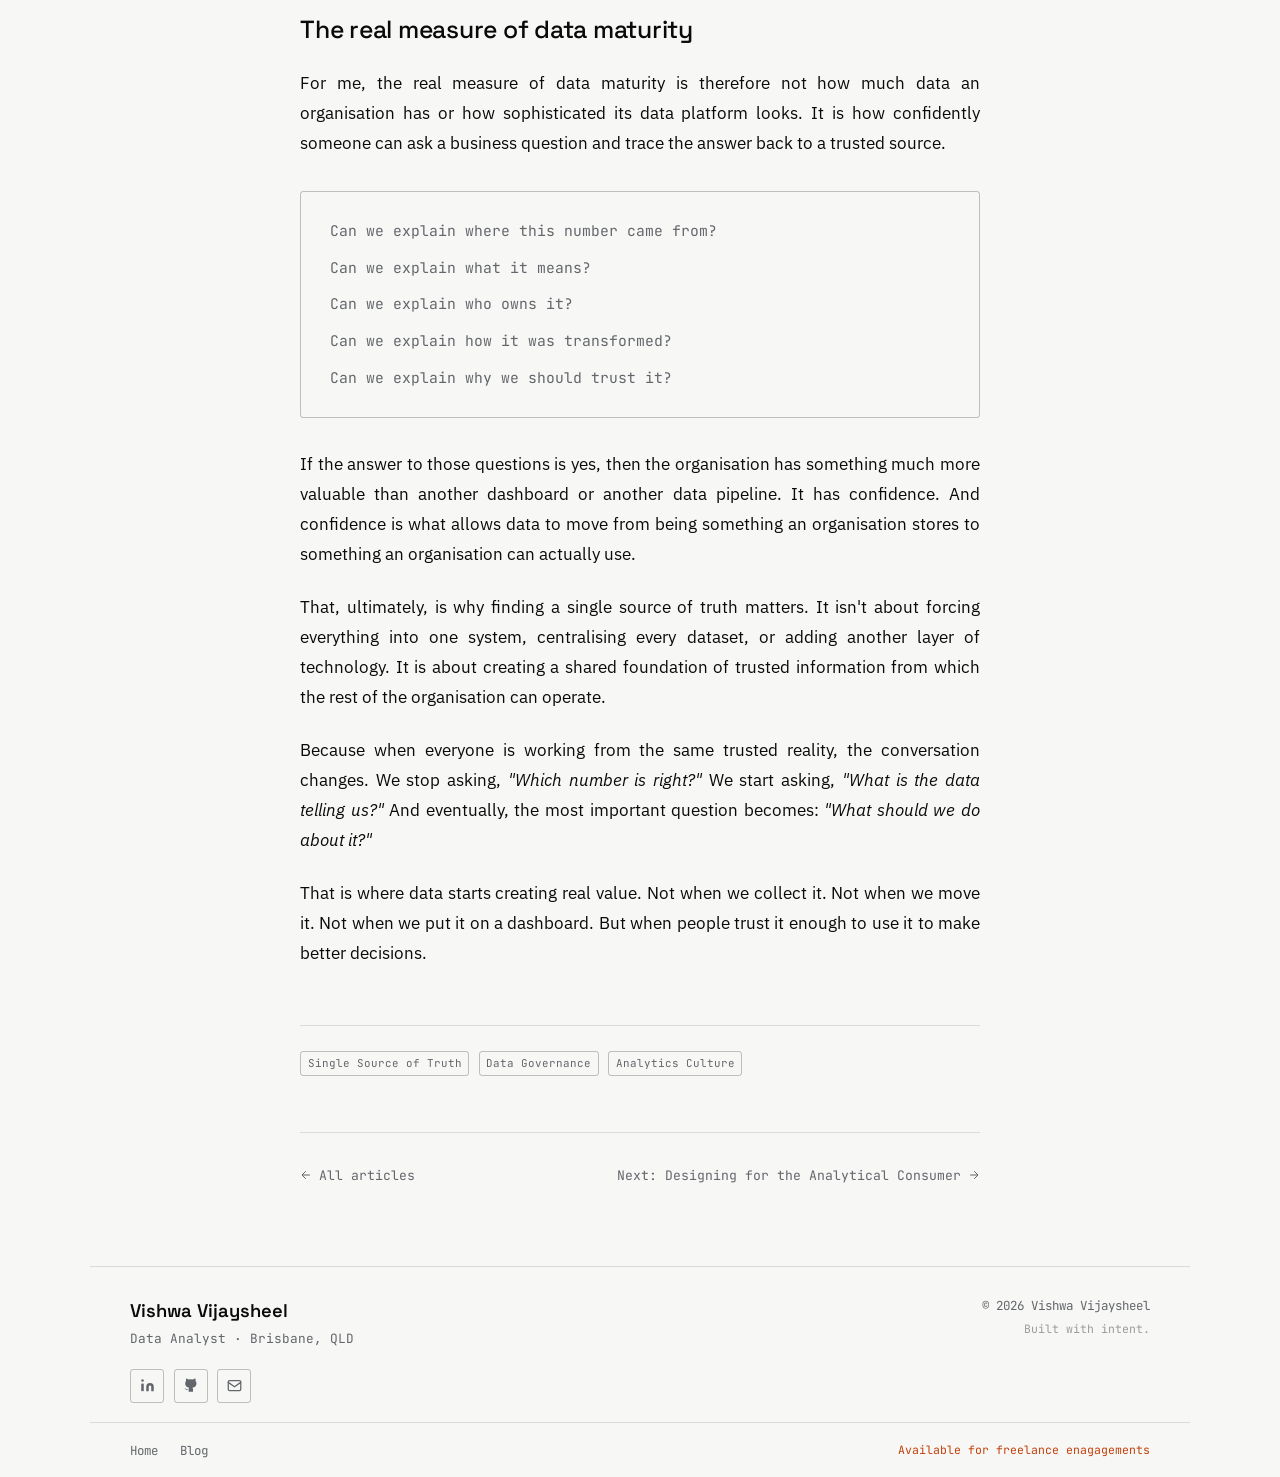
<file: cost-of-inconsistent-metrics.html>
<!DOCTYPE html>
<html lang="en">
<head>
<meta charset="UTF-8" />
<meta name="viewport" content="width=device-width, initial-scale=1.0" />
<title>The Cost of Inconsistent Metrics — Vishwa Vijaysheel</title>
<meta name="description" content="Why a single source of truth matters more than any individual dashboard." />
<link rel="stylesheet" href="assets/css/style.css" />
<link rel="preconnect" href="https://fonts.googleapis.com" />
<script>if(localStorage.getItem('theme')==='dark'){document.documentElement.classList.add('dark-pre');}</script>
<style>.dark-pre body{background:#0a0a0b;color:#f4f4f1;}</style>
<link href="https://fonts.googleapis.com/css2?family=Space+Grotesk:wght@500;600;700&family=IBM+Plex+Sans:wght@400;500;600&family=JetBrains+Mono:wght@400;500;600&display=swap" rel="stylesheet" />
</head>
<body data-article-key="cost-of-inconsistent-metrics">
<canvas id="bgCanvas"></canvas>

<header>
  <nav>
    <a class="nav-brand" href="index.html">
      <span class="nav-brand-name">Vishwa Vijaysheel</span>
      <span class="nav-brand-sub">data &amp; analytics</span>
    </a>
    <button class="nav-toggle" aria-label="Toggle menu" aria-expanded="false">
      <span></span><span></span><span></span>
    </button>
    <div class="nav-menu">
      <ul>
        <li><a href="index.html">Home</a></li>
        <li><a href="dashboards.html">Projects</a></li>
        <li><a href="blog.html" class="active">Blog</a></li>
      </ul>
      <div class="nav-right">
        <div class="nav-status"><span class="nav-status-dot"></span>Available</div>
        <label class="switch">
          <input type="checkbox" class="theme-checkbox">
          <span class="slider"></span>
        </label>
      </div>
    </div>
  </nav>
</header>

<main>
  <div class="article-header">
    <div class="article-header-inner">
      <a href="blog.html" class="article-back">
        <svg viewBox="0 0 24 24" stroke-width="2" stroke-linecap="round" stroke-linejoin="round"><path d="M5 12h14M13 5l7 7-7 7"/></svg>
        Back to blog
      </a>
      <div class="article-meta-row">
        <span class="post-tag">Data Strategy</span>
        <span class="post-tag">Governance</span>
        <span class="post-date mono">Dec 2025</span>
      </div>
      <h1 class="article-title">The Cost of Inconsistent Metrics</h1>
      <p class="article-dek">Why a single source of truth matters more than any individual dashboard — and what it actually costs an organisation when nobody agrees on what a number means.</p>
      <div class="article-byline">
        <div class="article-byline-left">
          <span>Vishwa Vijaysheel</span>
          <span class="dot"></span>
          <span>9 min read</span>
        </div>
        <div class="article-views" aria-live="polite">
          <span class="live-dot" aria-hidden="true"></span>
          <span class="count" id="articleViewCount">—</span>
          <span>reads so far</span>
        </div>
      </div>
    </div>
  </div>

  <article class="article-body">
    <p class="article-lede">I have come to realise that one of the biggest data problems organisations face isn't necessarily a lack of data. In fact, most organisations have more data than they know what to do with. The real problem is that, over time, they end up creating too many versions of the truth.</p>

    <p>It rarely happens intentionally. As an organisation grows, new systems are introduced to solve new problems. One team implements a CRM, another builds an operational platform, another introduces a data warehouse, while another creates reporting pipelines to bring information from different systems together. Each decision makes sense on its own. Each system serves a purpose. But as these systems multiply, so do the places where data is stored, transformed, interpreted and ultimately consumed.</p>

    <h2>When meaning doesn't survive the journey</h2>

    <p>I have experienced this first-hand. One of the most difficult parts of working across different systems is not necessarily getting them to communicate technically. Modern technologies make it relatively easy to move data from one place to another — APIs, event streams, integration platforms and data pipelines can connect almost anything. The harder problem is making sure that the meaning and context of that data survive the journey.</p>

    <p>A piece of information can pass successfully from one system to another and still become less useful along the way. A field may be renamed. A business rule may change. A transformation may be introduced without the downstream team fully understanding why. One team may interpret a particular value differently from another, and apply another layer of logic before it reaches a dashboard or report. Technically, everything may be working exactly as designed, yet the organisation can still end up with data that no longer represents the same thing it represented at the source.</p>

    <p class="article-pull">We spend a tremendous amount of effort thinking about how data moves, but far less effort thinking about how its meaning moves with it.</p>

    <p>Data on its own is not knowledge. A database can contain millions of records and still tell us very little unless we understand the context behind those records. The journey from raw data to something that can actually support a decision requires interpretation — where the data came from, what it represents, how it has been transformed, what assumptions have been applied to it and, ultimately, what it means to the person consuming it.</p>

    <h2>The same word, several meanings</h2>

    <p>This becomes particularly difficult when different teams have different perspectives of the same information. An engineer may look at a customer as a collection of records, identifiers and events. A product manager may see that same customer as a user moving through a product journey. Operations may see an active account that requires support, while Finance may see a revenue-generating relationship. Leadership may simply see a number representing customer growth.</p>

    <p>All of these perspectives can be valid. The problem begins when the organisation doesn't have a common underlying definition.</p>

    <p>Take something as simple as the word "customer." Does it mean someone who has created an account? Someone who has completed a transaction? Someone with an active subscription? Someone who purchased something in the last twelve months? Different teams can legitimately answer that question differently. But if each team builds its own definition into its systems and reports, the organisation eventually ends up with several different customer counts, all of which can appear correct depending on how they were calculated.</p>

    <p>The same thing happens with revenue, active users, churn, retention, conversion, engagement and countless other metrics. Over time, organisations build an entire vocabulary of business terms that appear to have a shared meaning but actually represent different things to different teams. At that point, the problem is no longer simply technical. It becomes organisational.</p>

    <h2>Data debt</h2>

    <p>One of the lessons I have taken from this is that maintaining data integrity and defining what data actually means often takes a backseat when teams are under pressure to deliver systems and features. The focus naturally shifts towards getting the application live, moving the data, building the pipeline or producing the dashboard. The deeper questions around ownership, definitions, quality and downstream impact are often left for later — and later usually becomes much more expensive.</p>

    <p>Once multiple systems have been built around different assumptions, changing those assumptions becomes difficult. A simple change to the definition of a metric can affect pipelines, reports, dashboards, applications and decisions across the organisation. What looked like a small data change can suddenly become an enterprise-wide problem.</p>

    <p>A data-first culture doesn't simply mean having a data team or investing in modern data technology. It means treating data as a first-class part of how the organisation designs and operates its systems. When a new system is being built, the conversation shouldn't stop at what the system needs to do. There should also be a conversation about what data it creates, who owns that data, what it means, where it becomes authoritative, how it will be consumed and what happens when its definition changes.</p>

    <p>Without that mindset, organisations tend to accumulate what I would describe as <strong>data debt</strong>. Just like technical debt, it may not be immediately visible. The system works. The reports are produced. The numbers are available. But underneath the surface, there are undocumented transformations, duplicated datasets, inconsistent definitions and manual processes slowly building up — until someone asks a simple business question and discovers there isn't a simple answer.</p>

    <h2>Shadow sources of truth</h2>

    <p>That is often the moment when the real cost of fragmented data becomes visible. Instead of asking what the data is telling us, teams start asking which dataset they should trust. Instead of analysing a business problem, analysts spend time reconciling numbers between systems. Instead of discussing what action should be taken, meetings become conversations about why one dashboard doesn't match another.</p>

    <p>And once people stop trusting the data, something even more problematic happens: they start creating their own versions of it. Someone downloads a report into Excel because they don't completely trust the dashboard. Someone else creates a SQL query and saves it locally because they need a slightly different definition. Another team maintains its own dataset because the official source doesn't contain the information they need. Manual adjustments begin appearing in reporting processes. Spreadsheets become part of critical business workflows.</p>

    <p>These workarounds often begin with good intentions — people are simply trying to get their jobs done. But collectively, they create shadow sources of truth. The organisation may still have an official data platform, but the real flow of information is now distributed across databases, dashboards, spreadsheets, scripts and individual knowledge. The question changes from "What does the data say?" to "Whose data should we believe?" That is a dangerous place for an organisation to be, because the ultimate value of data is not in collecting it — it's in being able to trust it enough to make decisions with it.</p>

    <h2>What a single source of truth actually means</h2>

    <p>This is why I believe the concept of a single source of truth is so important. And by single source of truth, I don't necessarily mean that every piece of data needs to live in one database or one technology platform. Modern organisations are too complex for that to be practical, and different systems will always have different purposes.</p>

    <p>What matters is having a clear, authoritative source for important data and a shared understanding of what that data represents. There should be clarity around where a piece of information originates, who owns it, what it means, how it is transformed and where it is consumed. There should be a clear distinction between the system that owns the data and the systems that merely use a copy of it. Most importantly, there should be a traceable relationship between the information presented to a stakeholder and the underlying source from which it originated.</p>

    <p>When that foundation exists, teams don't have to repeatedly recreate the same logic. Analysts don't need to maintain their own definitions of core metrics. Product and engineering can work from a shared understanding of important business entities. Finance and Operations can reconcile their processes against known sources rather than debating whose spreadsheet is correct. Leadership can look at a report with confidence that the numbers have a consistent meaning. The organisation moves from spending time establishing whether the data is trustworthy to actually using the data to understand what is happening — and that shift is incredibly important.</p>

    <h2>Why this matters more in the age of AI</h2>

    <p>The purpose of a mature data environment shouldn't be to produce more dashboards. It should be to create a reliable path from data to understanding, and from understanding to action. This is particularly important now, as organisations increasingly look towards analytics, automation and AI to make better decisions. All of these technologies depend on the quality, consistency and context of the underlying data. If an organisation cannot establish which data is authoritative or what that data actually means, adding another layer of technology doesn't solve the fundamental problem — it can simply make the problem faster, larger and more difficult to see.</p>

    <p class="article-pull">AI doesn't remove the need for a source of truth. If anything, it makes one more important.</p>

    <p>The more organisations automate decisions and generate insights from their data, the more important it becomes to understand where that data came from and whether it can be trusted. This is why I think the conversation around data needs to move beyond technology. It is easy to make the conversation about databases, warehouses, pipelines, platforms and tools — those things matter, but they are only part of the picture. The harder challenge is establishing the organisational behaviours that make data trustworthy in the first place.</p>

    <p>Teams need to communicate when systems change. Business definitions need to be shared rather than assumed. Data ownership needs to be explicit. Transformations need to be understood. Quality needs to be measured. And, perhaps most importantly, people across the organisation need to understand that the data they produce today may become the foundation for someone else's decision tomorrow.</p>

    <p>That creates a very different way of thinking about system design:</p>
    <ul>
      <li>Instead of asking only, "Does this system work?" — we start asking, "Can the data produced by this system be trusted?"</li>
      <li>Instead of asking, "Can we get this data into the warehouse?" — we ask, "Will the meaning of this data remain intact when it gets there?"</li>
      <li>Instead of asking, "Can we build another report?" — we ask, "Do we already have an authoritative metric for this?"</li>
    </ul>

    <p>Those questions may seem small, but they can fundamentally change how an organisation builds its technology ecosystem. Ultimately, I don't think the goal should be to have less technology or fewer systems — organisations will always need specialised platforms, applications and data stores. The goal should be to have <strong>less ambiguity</strong>. One organisation can have hundreds of systems and still maintain a coherent data environment if there is clear ownership and a trusted foundation. Another can have only a handful of systems and still struggle if every team interprets and manages data differently. The difference is culture, governance and intentionality.</p>

    <h2>The real measure of data maturity</h2>

    <p>For me, the real measure of data maturity is therefore not how much data an organisation has or how sophisticated its data platform looks. It is how confidently someone can ask a business question and trace the answer back to a trusted source.</p>

    <div class="article-questions">
      <p>Can we explain where this number came from?</p>
      <p>Can we explain what it means?</p>
      <p>Can we explain who owns it?</p>
      <p>Can we explain how it was transformed?</p>
      <p>Can we explain why we should trust it?</p>
    </div>

    <p>If the answer to those questions is yes, then the organisation has something much more valuable than another dashboard or another data pipeline. It has confidence. And confidence is what allows data to move from being something an organisation stores to something an organisation can actually use.</p>

    <p>That, ultimately, is why finding a single source of truth matters. It isn't about forcing everything into one system, centralising every dataset, or adding another layer of technology. It is about creating a shared foundation of trusted information from which the rest of the organisation can operate.</p>

    <p>Because when everyone is working from the same trusted reality, the conversation changes. We stop asking, <em>"Which number is right?"</em> We start asking, <em>"What is the data telling us?"</em> And eventually, the most important question becomes: <em>"What should we do about it?"</em></p>

    <p>That is where data starts creating real value. Not when we collect it. Not when we move it. Not when we put it on a dashboard. But when people trust it enough to use it to make better decisions.</p>
  </article>

  <div class="article-tags-row">
    <span class="post-tag">Single Source of Truth</span>
    <span class="post-tag">Data Governance</span>
    <span class="post-tag">Analytics Culture</span>
  </div>

  <nav class="article-nav">
    <a href="blog.html" class="article-nav-link">
      <svg width="12" height="12" viewBox="0 0 24 24" fill="none" stroke="currentColor" stroke-width="2" stroke-linecap="round" stroke-linejoin="round"><path d="M5 12h14M13 5l7 7-7 7" transform="rotate(180 12 12)"/></svg>
      All articles
    </a>
    <a href="blog.html" class="article-nav-link next">
      Next: Designing for the Analytical Consumer
      <svg width="12" height="12" viewBox="0 0 24 24" fill="none" stroke="currentColor" stroke-width="2" stroke-linecap="round" stroke-linejoin="round"><path d="M5 12h14M13 5l7 7-7 7"/></svg>
    </a>
  </nav>


<footer>
  <div class="footer-inner">
    <div>
      <p class="footer-name">Vishwa Vijaysheel</p>
      <p class="footer-role">Data Analyst · Brisbane, QLD</p>
      <div class="footer-contacts">
        <a href="https://www.linkedin.com/in/vishwavijaysheel/" class="footer-pill" aria-label="LinkedIn"><svg width="15" height="15" viewBox="0 0 24 24" fill="currentColor"><path d="M16 8a6 6 0 0 1 6 6v7h-4v-7a2 2 0 0 0-2-2 2 2 0 0 0-2 2v7h-4v-7a6 6 0 0 1 6-6z"/><rect x="2" y="9" width="4" height="12"/><circle cx="4" cy="4" r="2"/></svg></a>
        <a href="https://github.com/dashboard" class="footer-pill" aria-label="GitHub"><svg width="15" height="15" viewBox="0 0 24 24" fill="currentColor"><path d="M9 19c-5 1.5-5-2.5-7-3m14 6v-3.87a3.37 3.37 0 0 0-.94-2.61c3.14-.35 6.44-1.54 6.44-7A5.44 5.44 0 0 0 20 4.77 5.07 5.07 0 0 0 19.91 1S18.73.65 16 2.48a13.38 13.38 0 0 0-7 0C6.27.65 5.09 1 5.09 1A5.07 5.07 0 0 0 5 4.77a5.44 5.44 0 0 0-1.5 3.78c0 5.42 3.3 6.61 6.44 7A3.37 3.37 0 0 0 9 18.13V22"/></svg></a>
        <a href="mailto:vishwa7509@outlook.com" class="footer-pill" aria-label="Email"><svg width="15" height="15" viewBox="0 0 24 24" fill="none" stroke="currentColor" stroke-width="2" stroke-linecap="round" stroke-linejoin="round"><rect x="2" y="4" width="20" height="16" rx="2"/><path d="m2 7 10 7 10-7"/></svg></a>
      </div>
    </div>
    <div class="footer-right">
      <p class="footer-copy">© 2026 Vishwa Vijaysheel</p>
      <p class="footer-made">Built with intent.</p>
    </div>
  </div>
  <hr class="footer-divider">
  <div class="footer-bottom">
    <ul class="footer-nav">
      <li><a href="index.html">Home</a></li>
      <!--<li><a href="dashboards.html">Dashboards</a></li>-->
      <li><a href="blog.html">Blog</a></li>
    </ul>
    <span class="footer-avail">Available for freelance enagagements</span>
  </div>
</footer>

<script src="assets/js/script.js"></script>
<script>document.documentElement.classList.remove('dark-pre');</script>
</body>
</html>
</file>
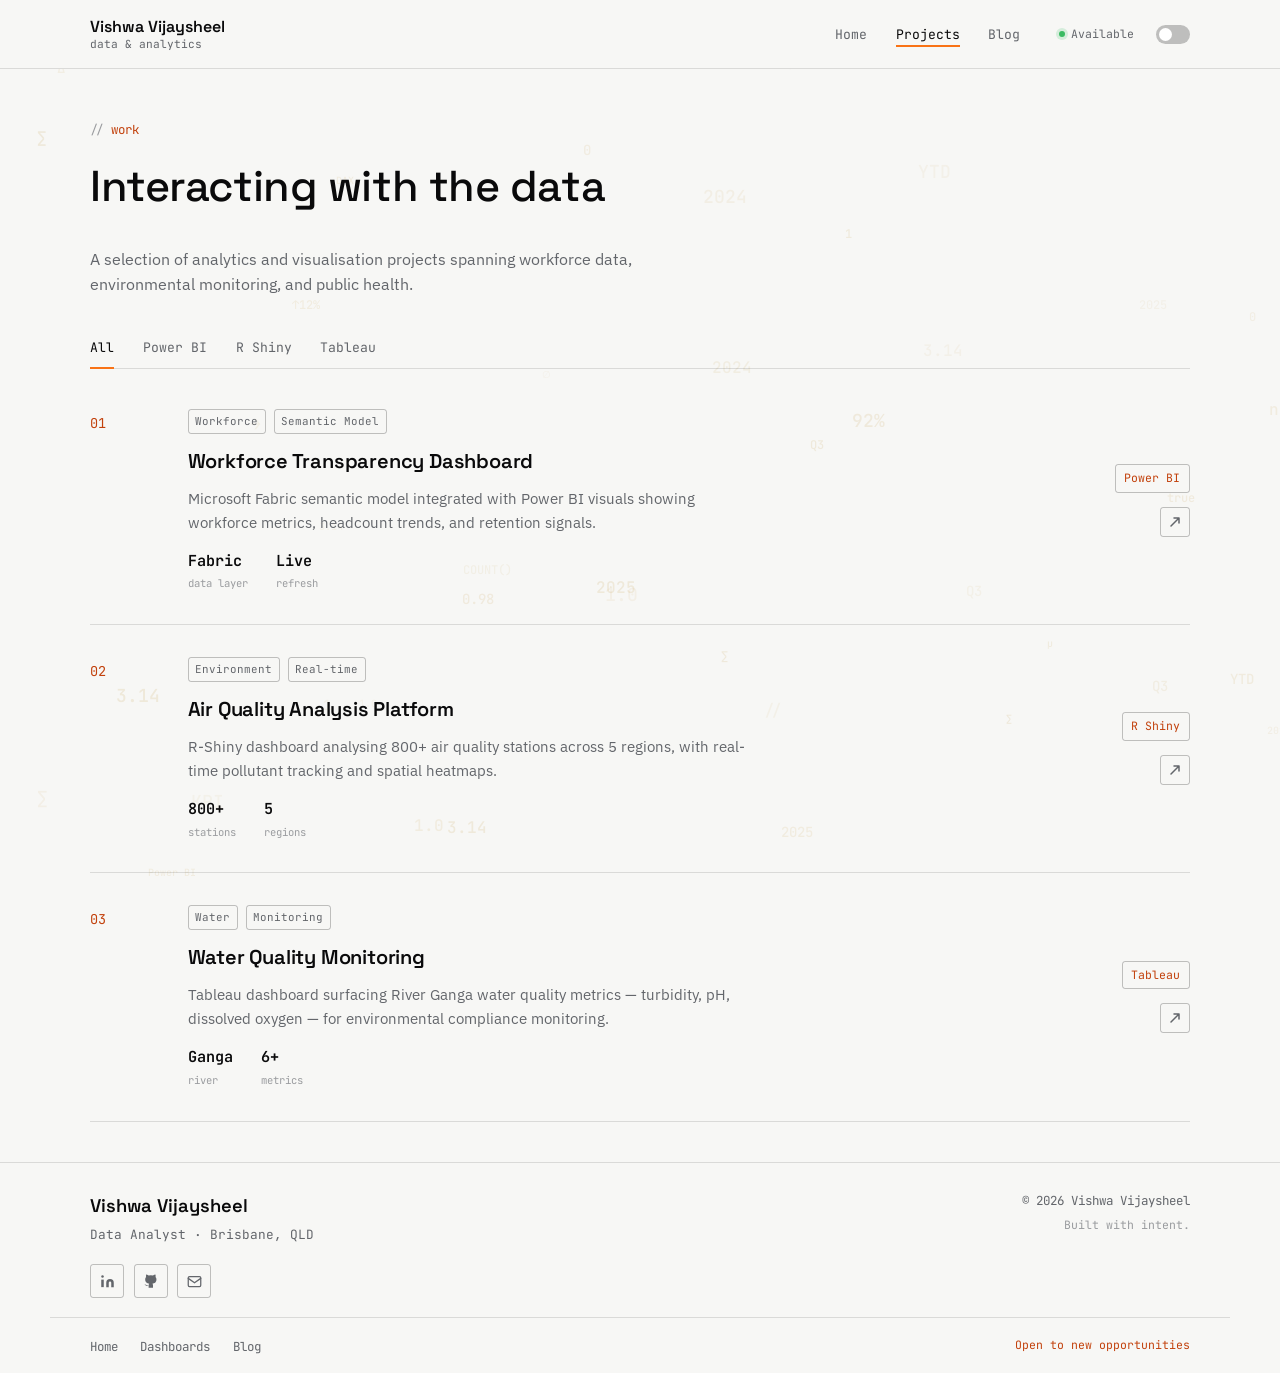
<file: dashboards.html>
<!DOCTYPE html>
<html lang="en">
<head>
<meta charset="UTF-8" />
<meta name="viewport" content="width=device-width, initial-scale=1.0" />
<title>Projects — Vishwa Vijaysheel</title>
<link rel="stylesheet" href="assets/css/style.css" />
<link rel="preconnect" href="https://fonts.googleapis.com" />
<script>if(localStorage.getItem('theme')==='dark'){document.documentElement.classList.add('dark-pre');}</script>
<style>.dark-pre body{background:#0a0a0b;color:#f4f4f1;}</style>
<link href="https://fonts.googleapis.com/css2?family=Space+Grotesk:wght@500;600;700&family=IBM+Plex+Sans:wght@400;500;600&family=JetBrains+Mono:wght@400;500;600&display=swap" rel="stylesheet" />
</head>
<body>
<canvas id="bgCanvas"></canvas>

<header>
  <nav>
    <a class="nav-brand" href="index.html">
      <span class="nav-brand-name">Vishwa Vijaysheel</span>
      <span class="nav-brand-sub">data &amp; analytics</span>
    </a>
    <button class="nav-toggle" aria-label="Toggle menu" aria-expanded="false">
      <span></span><span></span><span></span>
    </button>
    <div class="nav-menu">
      <ul>
        <li><a href="index.html">Home</a></li>
        <li><a href="dashboards.html" class="active">Projects</a></li>
        <li><a href="blog.html">Blog</a></li>
      </ul>
      <div class="nav-right">
        <div class="nav-status"><span class="nav-status-dot"></span>Available</div>
        <label class="switch">
          <input type="checkbox" class="theme-checkbox">
          <span class="slider"></span>
        </label>
      </div>
    </div>
  </nav>
</header>

<main>
  <div class="page-header">
    <p class="page-label">work</p>
    <h1 class="page-title">Interacting with the data</h1>
    <p class="page-subtitle">A selection of analytics and visualisation projects spanning workforce data, environmental monitoring, and public health.</p>
  </div>

  <div class="filter-row">
    <button class="filter-btn active" data-filter="all">All</button>
    <button class="filter-btn" data-filter="power-bi">Power BI</button>
    <button class="filter-btn" data-filter="r-shiny">R Shiny</button>
    <button class="filter-btn" data-filter="tableau">Tableau</button>
  </div>

  <div class="dash-grid" id="dashGrid">

    <a href="#" class="dash-card" data-category="power-bi">
      <span class="dash-index mono">01</span>
      <div class="dash-body-col">
        <div class="dash-meta"><span class="dash-tag">Workforce</span><span class="dash-tag">Semantic Model</span></div>
        <h2 class="dash-title">Workforce Transparency Dashboard</h2>
        <p class="dash-desc">Microsoft Fabric semantic model integrated with Power BI visuals showing workforce metrics, headcount trends, and retention signals.</p>
        <div class="dash-metrics">
          <div><div class="dash-metric-val">Fabric</div><div class="dash-metric-lbl">data layer</div></div>
          <div><div class="dash-metric-val">Live</div><div class="dash-metric-lbl">refresh</div></div>
        </div>
      </div>
      <div class="dash-tool-col">
        <span class="dash-tool-badge">Power BI</span>
        <span class="dash-arrow"><svg viewBox="0 0 12 12" stroke-width="1.5" stroke-linecap="round" stroke-linejoin="round"><path d="M2 10 L10 2 M5 2 h5 v5"/></svg></span>
      </div>
    </a>

    <a href="#" class="dash-card" data-category="r-shiny">
      <span class="dash-index mono">02</span>
      <div class="dash-body-col">
        <div class="dash-meta"><span class="dash-tag">Environment</span><span class="dash-tag">Real-time</span></div>
        <h2 class="dash-title">Air Quality Analysis Platform</h2>
        <p class="dash-desc">R-Shiny dashboard analysing 800+ air quality stations across 5 regions, with real-time pollutant tracking and spatial heatmaps.</p>
        <div class="dash-metrics">
          <div><div class="dash-metric-val">800+</div><div class="dash-metric-lbl">stations</div></div>
          <div><div class="dash-metric-val">5</div><div class="dash-metric-lbl">regions</div></div>
        </div>
      </div>
      <div class="dash-tool-col">
        <span class="dash-tool-badge">R Shiny</span>
        <span class="dash-arrow"><svg viewBox="0 0 12 12" stroke-width="1.5" stroke-linecap="round" stroke-linejoin="round"><path d="M2 10 L10 2 M5 2 h5 v5"/></svg></span>
      </div>
    </a>

    <a href="#" class="dash-card" data-category="tableau">
      <span class="dash-index mono">03</span>
      <div class="dash-body-col">
        <div class="dash-meta"><span class="dash-tag">Water</span><span class="dash-tag">Monitoring</span></div>
        <h2 class="dash-title">Water Quality Monitoring</h2>
        <p class="dash-desc">Tableau dashboard surfacing River Ganga water quality metrics — turbidity, pH, dissolved oxygen — for environmental compliance monitoring.</p>
        <div class="dash-metrics">
          <div><div class="dash-metric-val">Ganga</div><div class="dash-metric-lbl">river</div></div>
          <div><div class="dash-metric-val">6+</div><div class="dash-metric-lbl">metrics</div></div>
        </div>
      </div>
      <div class="dash-tool-col">
        <span class="dash-tool-badge">Tableau</span>
        <span class="dash-arrow"><svg viewBox="0 0 12 12" stroke-width="1.5" stroke-linecap="round" stroke-linejoin="round"><path d="M2 10 L10 2 M5 2 h5 v5"/></svg></span>
      </div>
    </a>

  </div>
</main>

<footer>
  <div class="footer-inner">
    <div>
      <p class="footer-name">Vishwa Vijaysheel</p>
      <p class="footer-role">Data Analyst · Brisbane, QLD</p>
      <div class="footer-contacts">
        <a href="https://www.linkedin.com/in/vishwavijaysheel/" class="footer-pill" aria-label="LinkedIn"><svg width="15" height="15" viewBox="0 0 24 24" fill="currentColor"><path d="M16 8a6 6 0 0 1 6 6v7h-4v-7a2 2 0 0 0-2-2 2 2 0 0 0-2 2v7h-4v-7a6 6 0 0 1 6-6z"/><rect x="2" y="9" width="4" height="12"/><circle cx="4" cy="4" r="2"/></svg></a>
        <a href="https://github.com/dashboard" class="footer-pill" aria-label="GitHub"><svg width="15" height="15" viewBox="0 0 24 24" fill="currentColor"><path d="M9 19c-5 1.5-5-2.5-7-3m14 6v-3.87a3.37 3.37 0 0 0-.94-2.61c3.14-.35 6.44-1.54 6.44-7A5.44 5.44 0 0 0 20 4.77 5.07 5.07 0 0 0 19.91 1S18.73.65 16 2.48a13.38 13.38 0 0 0-7 0C6.27.65 5.09 1 5.09 1A5.07 5.07 0 0 0 5 4.77a5.44 5.44 0 0 0-1.5 3.78c0 5.42 3.3 6.61 6.44 7A3.37 3.37 0 0 0 9 18.13V22"/></svg></a>
        <a href="mailto:vishwa7509@outlook.com" class="footer-pill" aria-label="Email"><svg width="15" height="15" viewBox="0 0 24 24" fill="none" stroke="currentColor" stroke-width="2" stroke-linecap="round" stroke-linejoin="round"><rect x="2" y="4" width="20" height="16" rx="2"/><path d="m2 7 10 7 10-7"/></svg></a>
      </div>
    </div>
    <div class="footer-right">
      <p class="footer-copy">© 2026 Vishwa Vijaysheel</p>
      <p class="footer-made">Built with intent.</p>
    </div>
  </div>
  <hr class="footer-divider">
  <div class="footer-bottom">
    <ul class="footer-nav">
      <li><a href="index.html">Home</a></li>
      <li><a href="dashboards.html">Dashboards</a></li>
      <li><a href="blog.html">Blog</a></li>
    </ul>
    <span class="footer-avail">Open to new opportunities</span>
  </div>
</footer>

<script src="assets/js/script.js"></script>
<script>document.documentElement.classList.remove('dark-pre');</script>
</body>
</html>
</file>
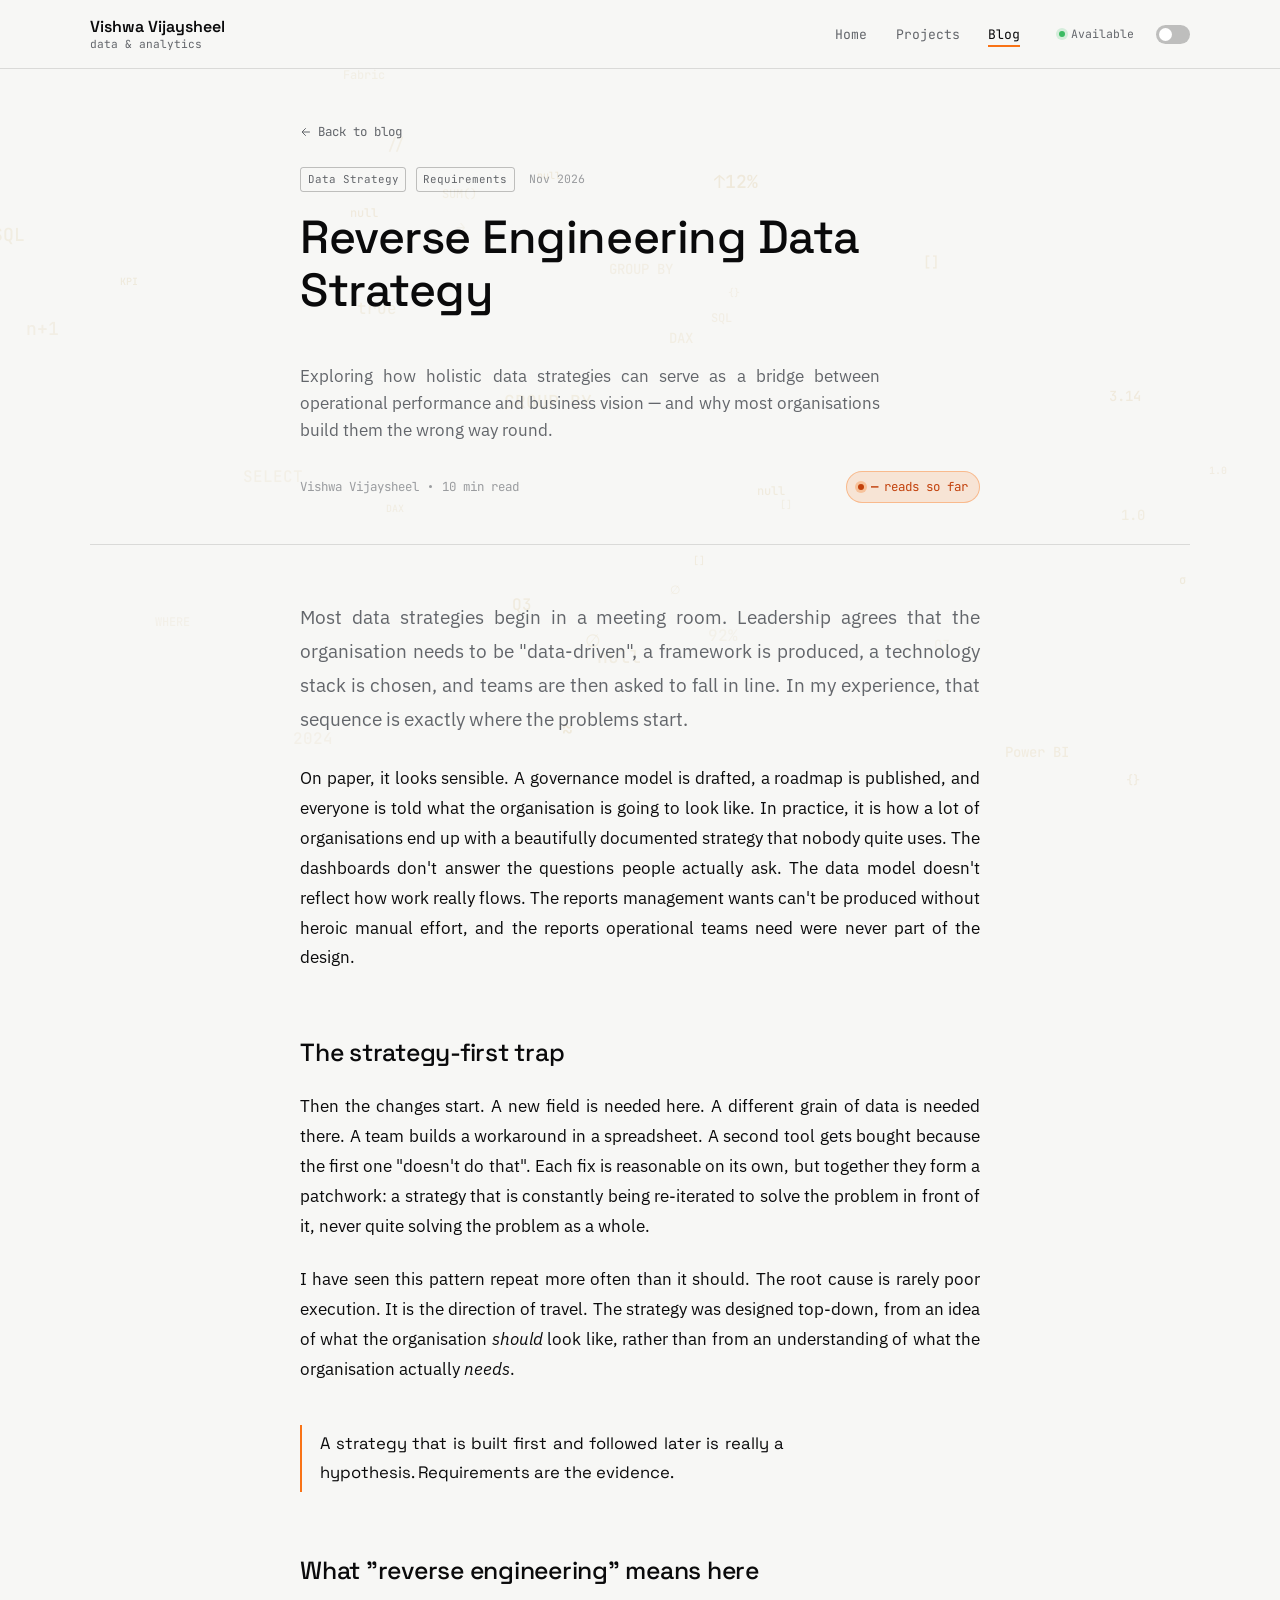
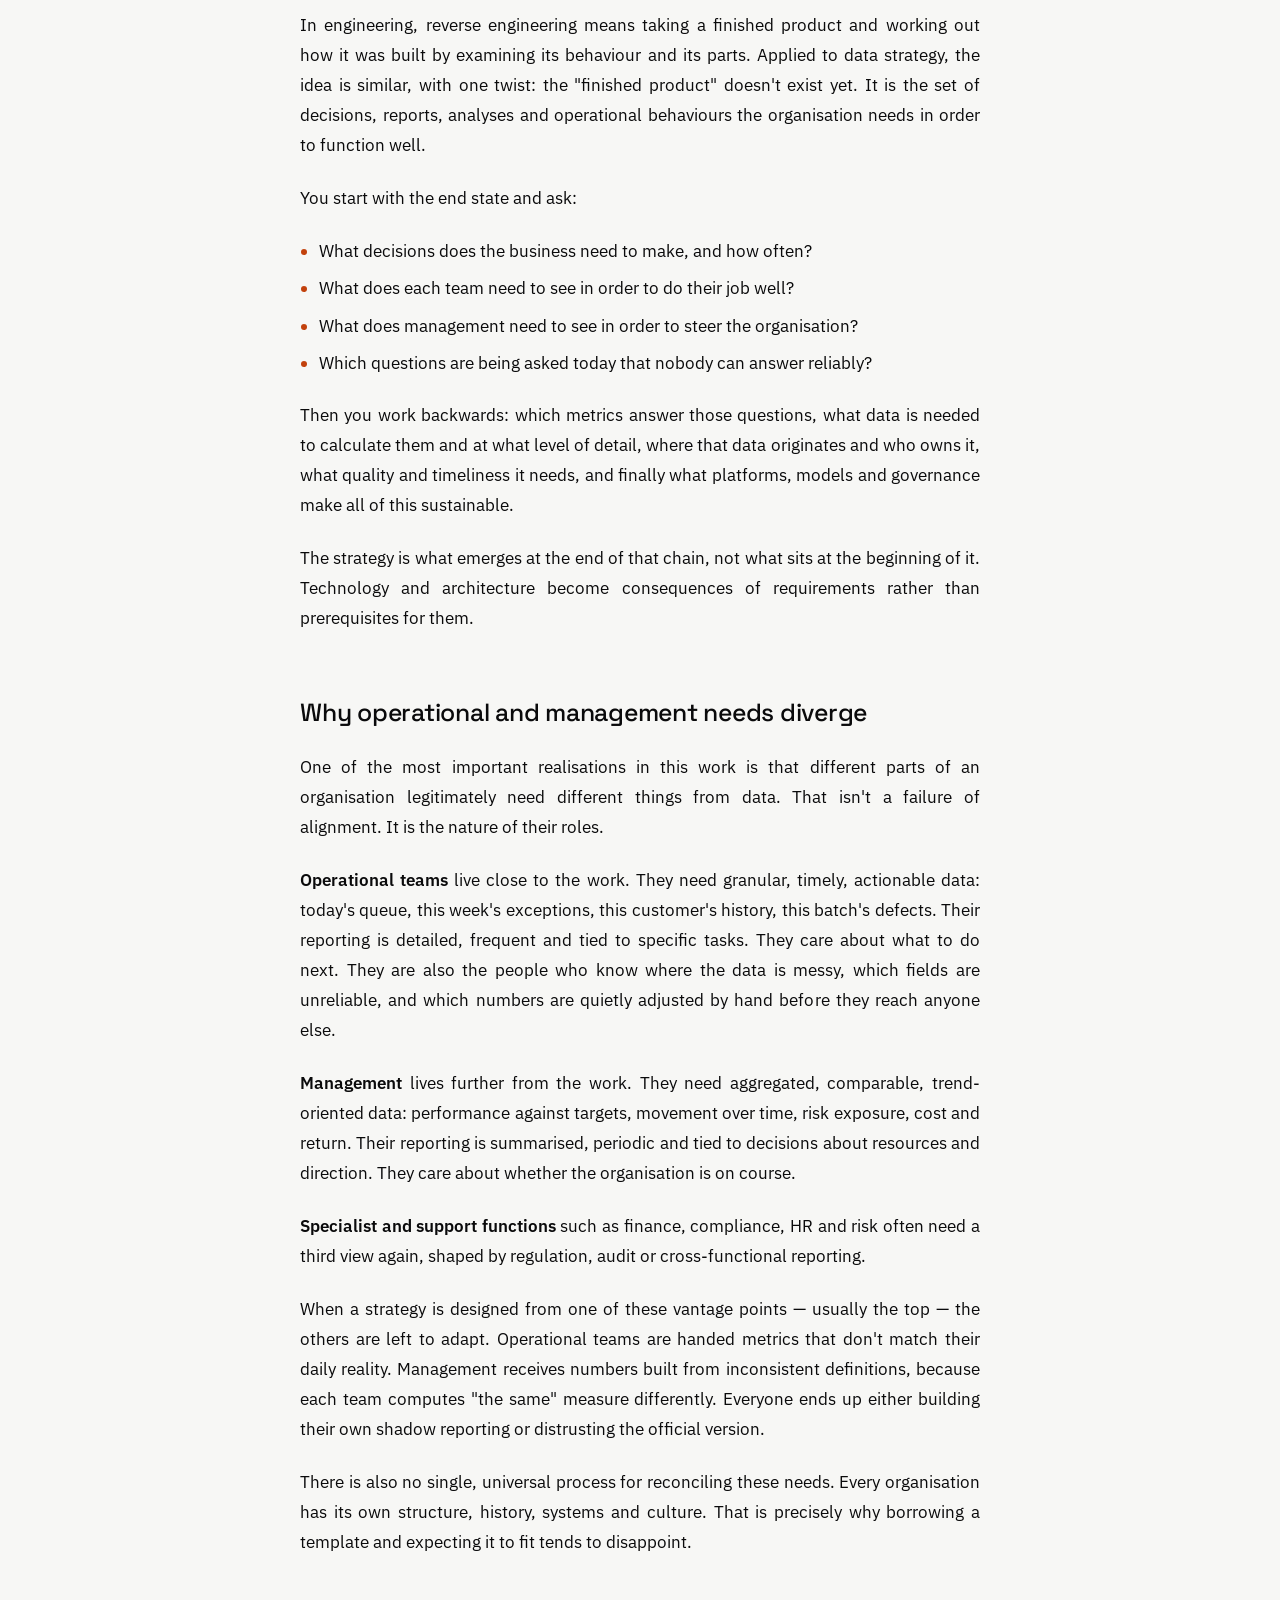
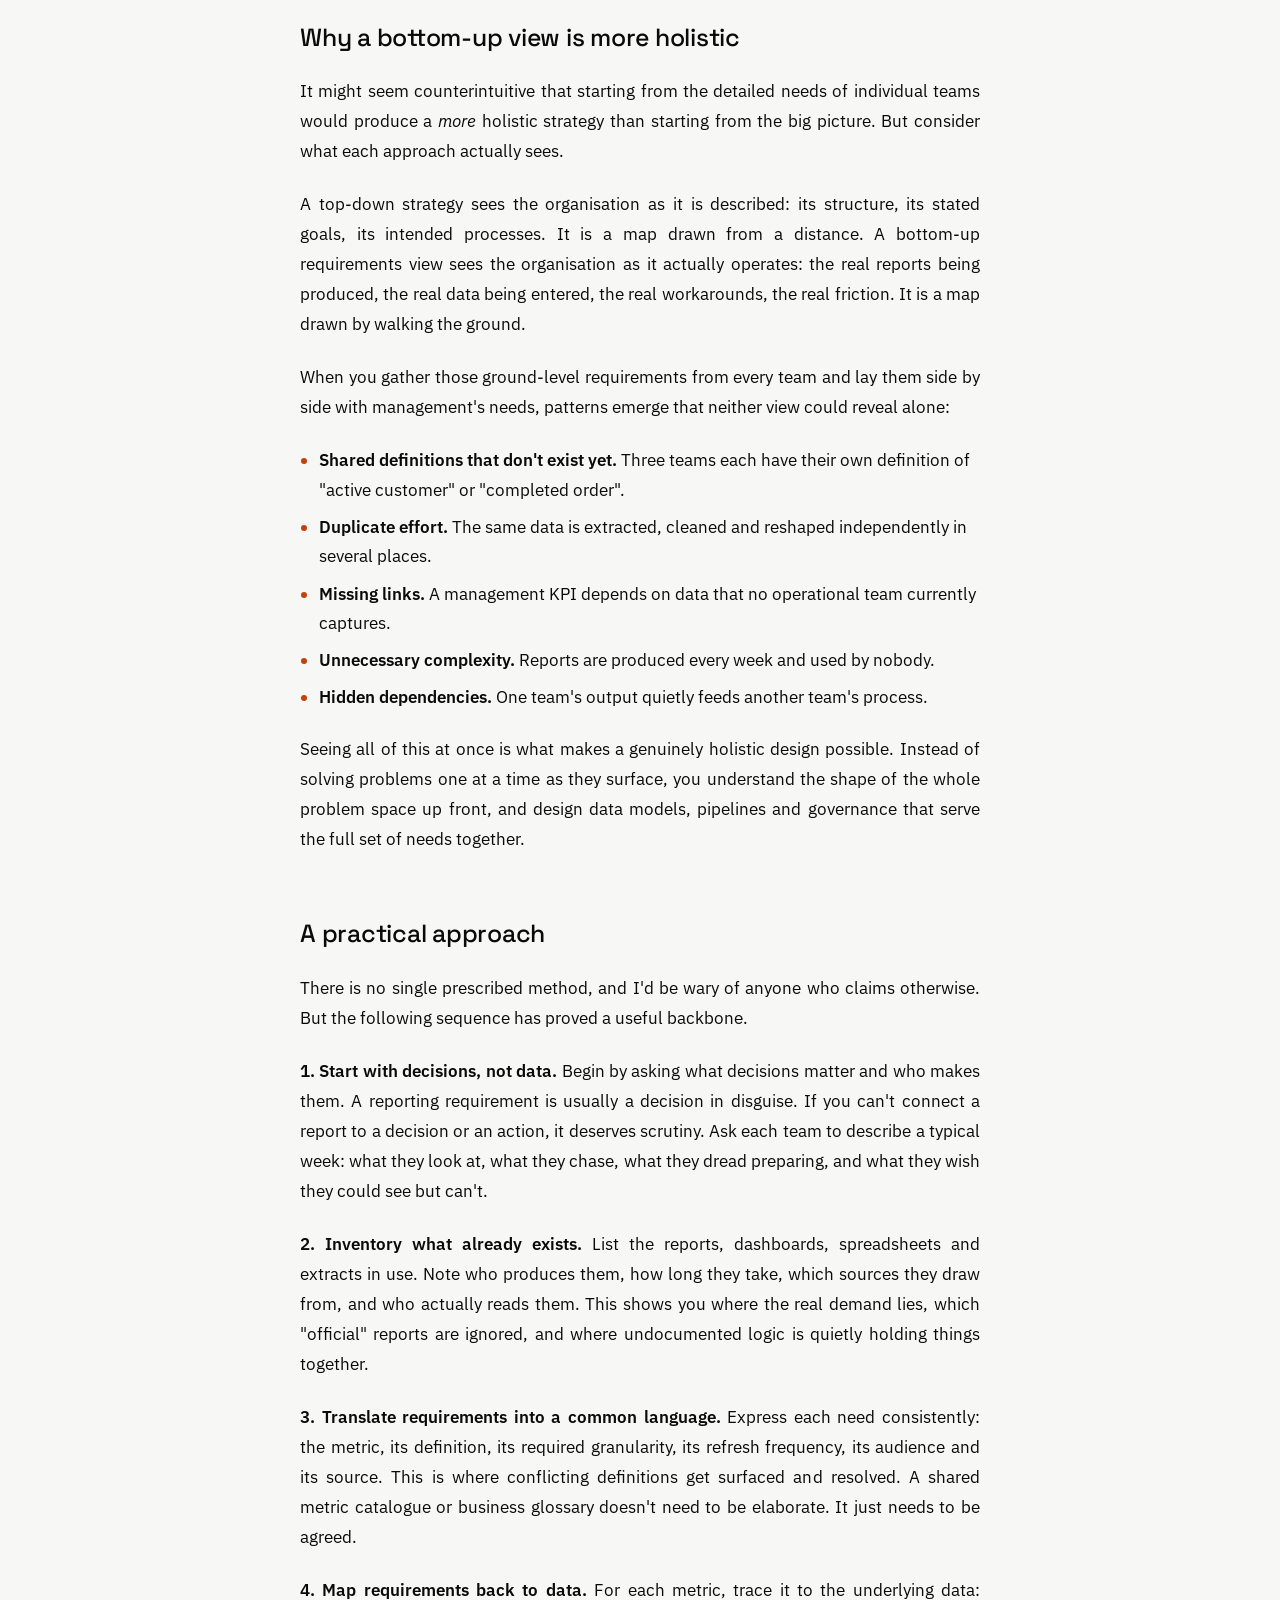
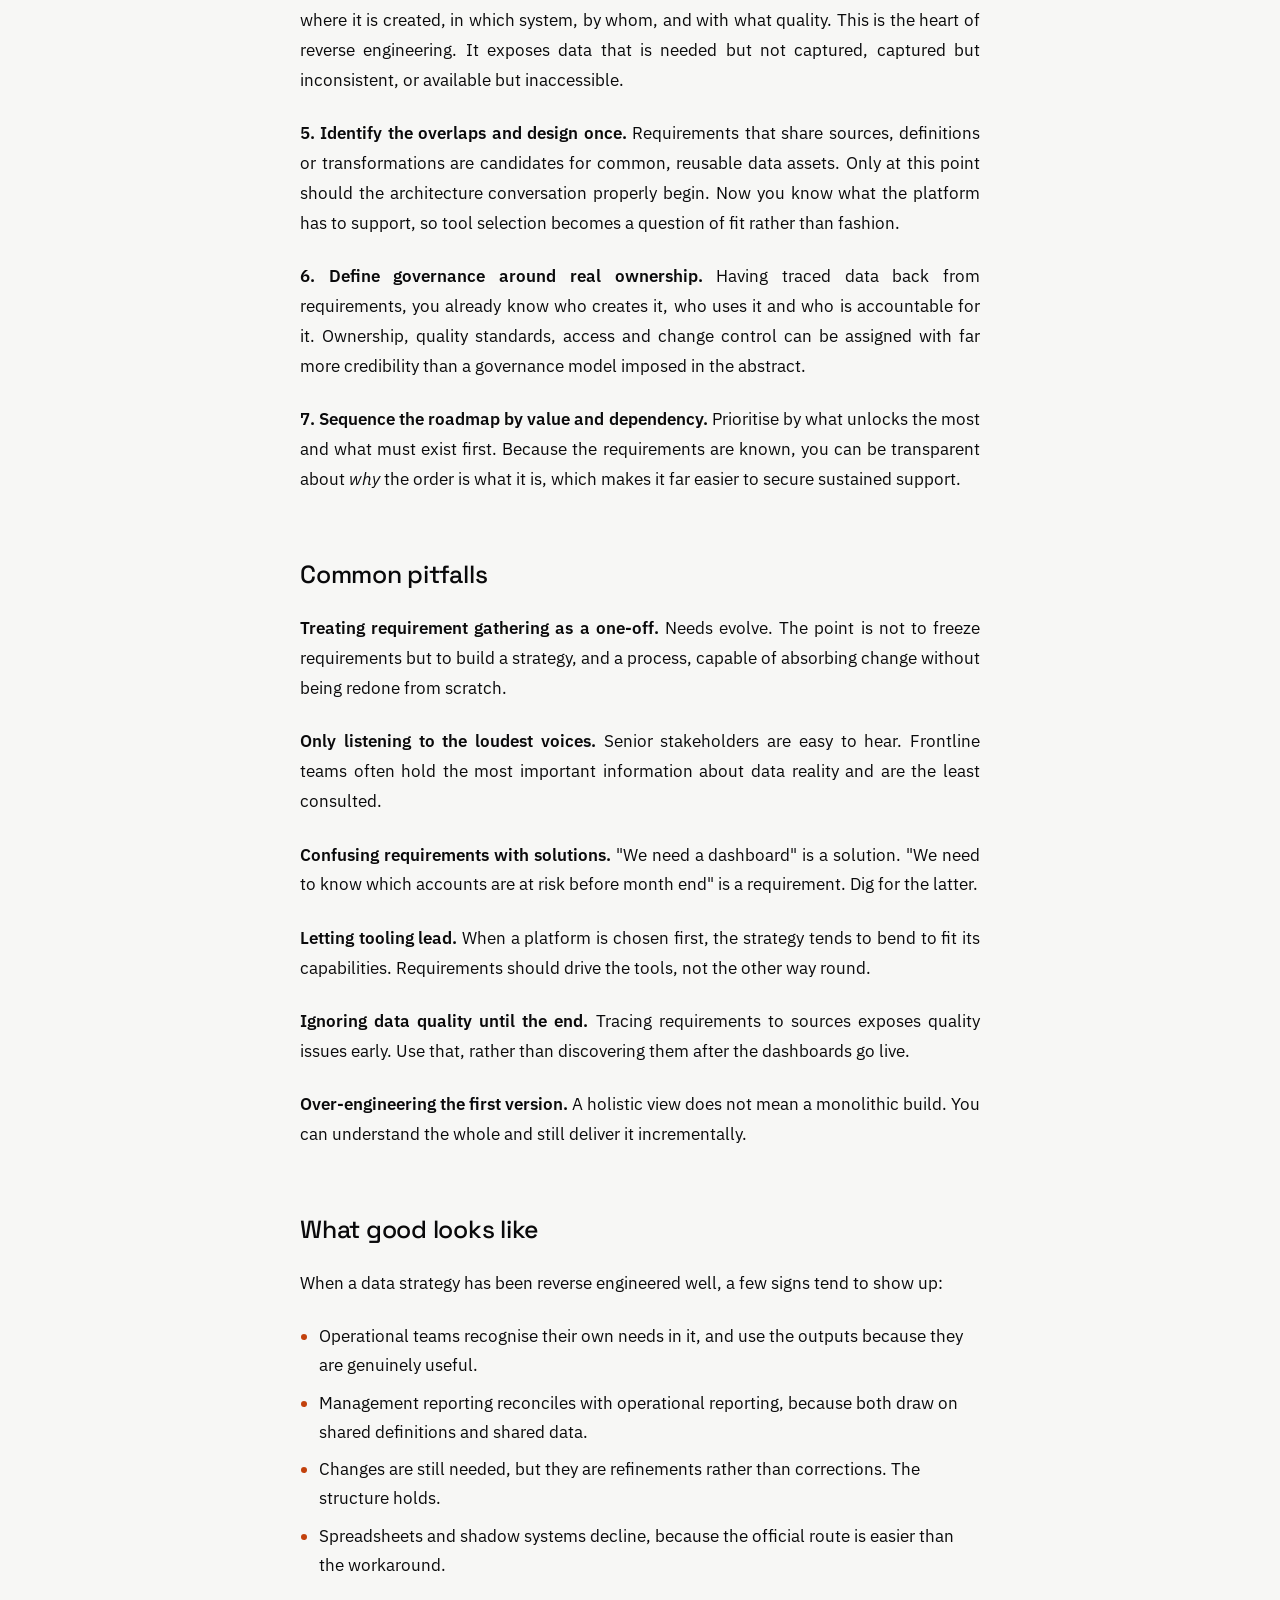
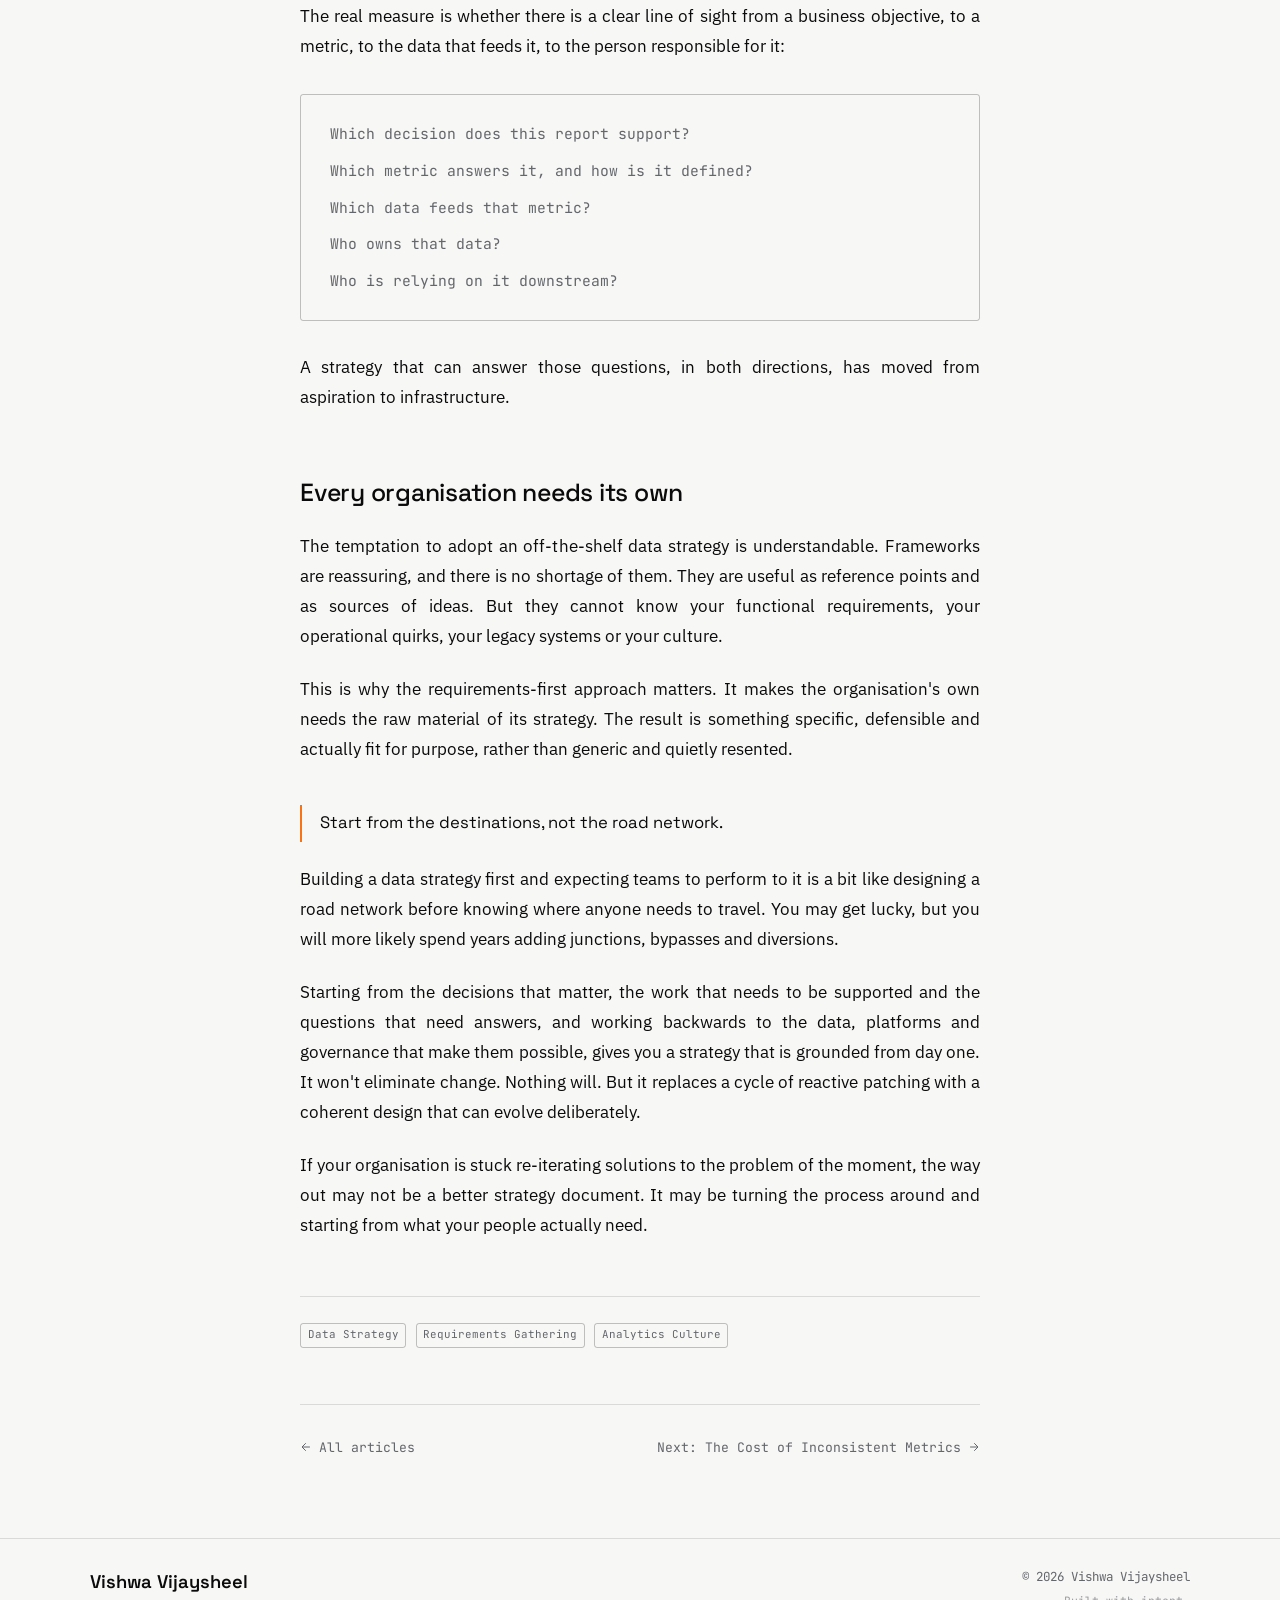
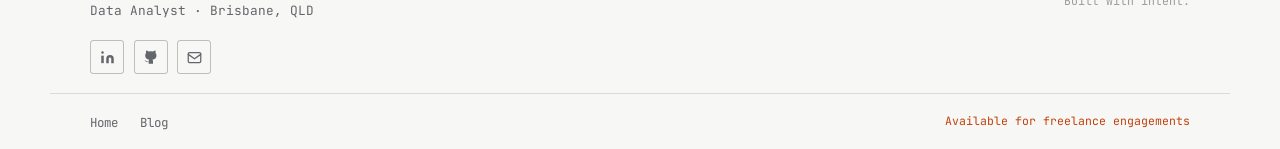
<file: reverse-engineering-data-strategy.html>
<!DOCTYPE html>
<html lang="en">
<head>
<meta charset="UTF-8" />
<meta name="viewport" content="width=device-width, initial-scale=1.0" />
<title>Reverse Engineering Data Strategy — Vishwa Vijaysheel</title>
<meta name="description" content="Why data strategies should start from operational and management requirements and work backwards, instead of being designed first and imposed later." />
<link rel="stylesheet" href="assets/css/style.css" />
<link rel="preconnect" href="https://fonts.googleapis.com" />
<script>if(localStorage.getItem('theme')==='dark'){document.documentElement.classList.add('dark-pre');}</script>
<style>.dark-pre body{background:#0a0a0b;color:#f4f4f1;}</style>
<link href="https://fonts.googleapis.com/css2?family=Space+Grotesk:wght@500;600;700&family=IBM+Plex+Sans:wght@400;500;600&family=JetBrains+Mono:wght@400;500;600&display=swap" rel="stylesheet" />
</head>
<body data-article-key="reverse-engineering-data-strategy">
<canvas id="bgCanvas"></canvas>

<header>
  <nav>
    <a class="nav-brand" href="index.html">
      <span class="nav-brand-name">Vishwa Vijaysheel</span>
      <span class="nav-brand-sub">data &amp; analytics</span>
    </a>
    <button class="nav-toggle" aria-label="Toggle menu" aria-expanded="false">
      <span></span><span></span><span></span>
    </button>
    <div class="nav-menu">
      <ul>
        <li><a href="index.html">Home</a></li>
        <li><a href="dashboards.html">Projects</a></li>
        <li><a href="blog.html" class="active">Blog</a></li>
      </ul>
      <div class="nav-right">
        <div class="nav-status"><span class="nav-status-dot"></span>Available</div>
        <label class="switch">
          <input type="checkbox" class="theme-checkbox">
          <span class="slider"></span>
        </label>
      </div>
    </div>
  </nav>
</header>

<main>
  <div class="article-header">
    <div class="article-header-inner">
      <a href="blog.html" class="article-back">
        <svg viewBox="0 0 24 24" stroke-width="2" stroke-linecap="round" stroke-linejoin="round"><path d="M5 12h14M13 5l7 7-7 7"/></svg>
        Back to blog
      </a>
      <div class="article-meta-row">
        <span class="post-tag">Data Strategy</span>
        <span class="post-tag">Requirements</span>
        <span class="post-date mono">Nov 2026</span>
      </div>
      <h1 class="article-title">Reverse Engineering Data Strategy</h1>
      <p class="article-dek">Exploring how holistic data strategies can serve as a bridge between operational performance and business vision — and why most organisations build them the wrong way round.</p>
      <div class="article-byline">
        <div class="article-byline-left">
          <span>Vishwa Vijaysheel</span>
          <span class="dot"></span>
          <span>10 min read</span>
        </div>
        <div class="article-views" aria-live="polite">
          <span class="live-dot" aria-hidden="true"></span>
          <span class="count" id="articleViewCount">—</span>
          <span>reads so far</span>
        </div>
      </div>
    </div>
  </div>

  <article class="article-body">
    <p class="article-lede">Most data strategies begin in a meeting room. Leadership agrees that the organisation needs to be "data-driven", a framework is produced, a technology stack is chosen, and teams are then asked to fall in line. In my experience, that sequence is exactly where the problems start.</p>

    <p>On paper, it looks sensible. A governance model is drafted, a roadmap is published, and everyone is told what the organisation is going to look like. In practice, it is how a lot of organisations end up with a beautifully documented strategy that nobody quite uses. The dashboards don't answer the questions people actually ask. The data model doesn't reflect how work really flows. The reports management wants can't be produced without heroic manual effort, and the reports operational teams need were never part of the design.</p>

    <h2>The strategy-first trap</h2>

    <p>Then the changes start. A new field is needed here. A different grain of data is needed there. A team builds a workaround in a spreadsheet. A second tool gets bought because the first one "doesn't do that". Each fix is reasonable on its own, but together they form a patchwork: a strategy that is constantly being re-iterated to solve the problem in front of it, never quite solving the problem as a whole.</p>

    <p>I have seen this pattern repeat more often than it should. The root cause is rarely poor execution. It is the direction of travel. The strategy was designed top-down, from an idea of what the organisation <em>should</em> look like, rather than from an understanding of what the organisation actually <em>needs</em>.</p>

    <p class="article-pull">A strategy that is built first and followed later is really a hypothesis. Requirements are the evidence.</p>

    <h2>What "reverse engineering" means here</h2>

    <p>In engineering, reverse engineering means taking a finished product and working out how it was built by examining its behaviour and its parts. Applied to data strategy, the idea is similar, with one twist: the "finished product" doesn't exist yet. It is the set of decisions, reports, analyses and operational behaviours the organisation needs in order to function well.</p>

    <p>You start with the end state and ask:</p>
    <ul>
      <li>What decisions does the business need to make, and how often?</li>
      <li>What does each team need to see in order to do their job well?</li>
      <li>What does management need to see in order to steer the organisation?</li>
      <li>Which questions are being asked today that nobody can answer reliably?</li>
    </ul>

    <p>Then you work backwards: which metrics answer those questions, what data is needed to calculate them and at what level of detail, where that data originates and who owns it, what quality and timeliness it needs, and finally what platforms, models and governance make all of this sustainable.</p>

    <p>The strategy is what emerges at the end of that chain, not what sits at the beginning of it. Technology and architecture become consequences of requirements rather than prerequisites for them.</p>

    <h2>Why operational and management needs diverge</h2>

    <p>One of the most important realisations in this work is that different parts of an organisation legitimately need different things from data. That isn't a failure of alignment. It is the nature of their roles.</p>

    <p><strong>Operational teams</strong> live close to the work. They need granular, timely, actionable data: today's queue, this week's exceptions, this customer's history, this batch's defects. Their reporting is detailed, frequent and tied to specific tasks. They care about what to do next. They are also the people who know where the data is messy, which fields are unreliable, and which numbers are quietly adjusted by hand before they reach anyone else.</p>

    <p><strong>Management</strong> lives further from the work. They need aggregated, comparable, trend-oriented data: performance against targets, movement over time, risk exposure, cost and return. Their reporting is summarised, periodic and tied to decisions about resources and direction. They care about whether the organisation is on course.</p>

    <p><strong>Specialist and support functions</strong> such as finance, compliance, HR and risk often need a third view again, shaped by regulation, audit or cross-functional reporting.</p>

    <p>When a strategy is designed from one of these vantage points — usually the top — the others are left to adapt. Operational teams are handed metrics that don't match their daily reality. Management receives numbers built from inconsistent definitions, because each team computes "the same" measure differently. Everyone ends up either building their own shadow reporting or distrusting the official version.</p>

    <p>There is also no single, universal process for reconciling these needs. Every organisation has its own structure, history, systems and culture. That is precisely why borrowing a template and expecting it to fit tends to disappoint.</p>

    <h2>Why a bottom-up view is more holistic</h2>

    <p>It might seem counterintuitive that starting from the detailed needs of individual teams would produce a <em>more</em> holistic strategy than starting from the big picture. But consider what each approach actually sees.</p>

    <p>A top-down strategy sees the organisation as it is described: its structure, its stated goals, its intended processes. It is a map drawn from a distance. A bottom-up requirements view sees the organisation as it actually operates: the real reports being produced, the real data being entered, the real workarounds, the real friction. It is a map drawn by walking the ground.</p>

    <p>When you gather those ground-level requirements from every team and lay them side by side with management's needs, patterns emerge that neither view could reveal alone:</p>
    <ul>
      <li><strong>Shared definitions that don't exist yet.</strong> Three teams each have their own definition of "active customer" or "completed order".</li>
      <li><strong>Duplicate effort.</strong> The same data is extracted, cleaned and reshaped independently in several places.</li>
      <li><strong>Missing links.</strong> A management KPI depends on data that no operational team currently captures.</li>
      <li><strong>Unnecessary complexity.</strong> Reports are produced every week and used by nobody.</li>
      <li><strong>Hidden dependencies.</strong> One team's output quietly feeds another team's process.</li>
    </ul>

    <p>Seeing all of this at once is what makes a genuinely holistic design possible. Instead of solving problems one at a time as they surface, you understand the shape of the whole problem space up front, and design data models, pipelines and governance that serve the full set of needs together.</p>

    <h2>A practical approach</h2>

    <p>There is no single prescribed method, and I'd be wary of anyone who claims otherwise. But the following sequence has proved a useful backbone.</p>

    <p><strong>1. Start with decisions, not data.</strong> Begin by asking what decisions matter and who makes them. A reporting requirement is usually a decision in disguise. If you can't connect a report to a decision or an action, it deserves scrutiny. Ask each team to describe a typical week: what they look at, what they chase, what they dread preparing, and what they wish they could see but can't.</p>

    <p><strong>2. Inventory what already exists.</strong> List the reports, dashboards, spreadsheets and extracts in use. Note who produces them, how long they take, which sources they draw from, and who actually reads them. This shows you where the real demand lies, which "official" reports are ignored, and where undocumented logic is quietly holding things together.</p>

    <p><strong>3. Translate requirements into a common language.</strong> Express each need consistently: the metric, its definition, its required granularity, its refresh frequency, its audience and its source. This is where conflicting definitions get surfaced and resolved. A shared metric catalogue or business glossary doesn't need to be elaborate. It just needs to be agreed.</p>

    <p><strong>4. Map requirements back to data.</strong> For each metric, trace it to the underlying data: where it is created, in which system, by whom, and with what quality. This is the heart of reverse engineering. It exposes data that is needed but not captured, captured but inconsistent, or available but inaccessible.</p>

    <p><strong>5. Identify the overlaps and design once.</strong> Requirements that share sources, definitions or transformations are candidates for common, reusable data assets. Only at this point should the architecture conversation properly begin. Now you know what the platform has to support, so tool selection becomes a question of fit rather than fashion.</p>

    <p><strong>6. Define governance around real ownership.</strong> Having traced data back from requirements, you already know who creates it, who uses it and who is accountable for it. Ownership, quality standards, access and change control can be assigned with far more credibility than a governance model imposed in the abstract.</p>

    <p><strong>7. Sequence the roadmap by value and dependency.</strong> Prioritise by what unlocks the most and what must exist first. Because the requirements are known, you can be transparent about <em>why</em> the order is what it is, which makes it far easier to secure sustained support.</p>

    <h2>Common pitfalls</h2>

    <p><strong>Treating requirement gathering as a one-off.</strong> Needs evolve. The point is not to freeze requirements but to build a strategy, and a process, capable of absorbing change without being redone from scratch.</p>

    <p><strong>Only listening to the loudest voices.</strong> Senior stakeholders are easy to hear. Frontline teams often hold the most important information about data reality and are the least consulted.</p>

    <p><strong>Confusing requirements with solutions.</strong> "We need a dashboard" is a solution. "We need to know which accounts are at risk before month end" is a requirement. Dig for the latter.</p>

    <p><strong>Letting tooling lead.</strong> When a platform is chosen first, the strategy tends to bend to fit its capabilities. Requirements should drive the tools, not the other way round.</p>

    <p><strong>Ignoring data quality until the end.</strong> Tracing requirements to sources exposes quality issues early. Use that, rather than discovering them after the dashboards go live.</p>

    <p><strong>Over-engineering the first version.</strong> A holistic view does not mean a monolithic build. You can understand the whole and still deliver it incrementally.</p>

    <h2>What good looks like</h2>

    <p>When a data strategy has been reverse engineered well, a few signs tend to show up:</p>
    <ul>
      <li>Operational teams recognise their own needs in it, and use the outputs because they are genuinely useful.</li>
      <li>Management reporting reconciles with operational reporting, because both draw on shared definitions and shared data.</li>
      <li>Changes are still needed, but they are refinements rather than corrections. The structure holds.</li>
      <li>Spreadsheets and shadow systems decline, because the official route is easier than the workaround.</li>
    </ul>

    <p>The real measure is whether there is a clear line of sight from a business objective, to a metric, to the data that feeds it, to the person responsible for it:</p>

    <div class="article-questions">
      <p>Which decision does this report support?</p>
      <p>Which metric answers it, and how is it defined?</p>
      <p>Which data feeds that metric?</p>
      <p>Who owns that data?</p>
      <p>Who is relying on it downstream?</p>
    </div>

    <p>A strategy that can answer those questions, in both directions, has moved from aspiration to infrastructure.</p>

    <h2>Every organisation needs its own</h2>

    <p>The temptation to adopt an off-the-shelf data strategy is understandable. Frameworks are reassuring, and there is no shortage of them. They are useful as reference points and as sources of ideas. But they cannot know your functional requirements, your operational quirks, your legacy systems or your culture.</p>

    <p>This is why the requirements-first approach matters. It makes the organisation's own needs the raw material of its strategy. The result is something specific, defensible and actually fit for purpose, rather than generic and quietly resented.</p>

    <p class="article-pull">Start from the destinations, not the road network.</p>

    <p>Building a data strategy first and expecting teams to perform to it is a bit like designing a road network before knowing where anyone needs to travel. You may get lucky, but you will more likely spend years adding junctions, bypasses and diversions.</p>

    <p>Starting from the decisions that matter, the work that needs to be supported and the questions that need answers, and working backwards to the data, platforms and governance that make them possible, gives you a strategy that is grounded from day one. It won't eliminate change. Nothing will. But it replaces a cycle of reactive patching with a coherent design that can evolve deliberately.</p>

    <p>If your organisation is stuck re-iterating solutions to the problem of the moment, the way out may not be a better strategy document. It may be turning the process around and starting from what your people actually need.</p>
  </article>

  <div class="article-tags-row">
    <span class="post-tag">Data Strategy</span>
    <span class="post-tag">Requirements Gathering</span>
    <span class="post-tag">Analytics Culture</span>
  </div>

  <nav class="article-nav">
    <a href="blog.html" class="article-nav-link">
      <svg width="12" height="12" viewBox="0 0 24 24" fill="none" stroke="currentColor" stroke-width="2" stroke-linecap="round" stroke-linejoin="round"><path d="M5 12h14M13 5l7 7-7 7" transform="rotate(180 12 12)"/></svg>
      All articles
    </a>
    <a href="blog.html" class="article-nav-link next">
      Next: The Cost of Inconsistent Metrics
      <svg width="12" height="12" viewBox="0 0 24 24" fill="none" stroke="currentColor" stroke-width="2" stroke-linecap="round" stroke-linejoin="round"><path d="M5 12h14M13 5l7 7-7 7"/></svg>
    </a>
  </nav>
</main>

<footer>
  <div class="footer-inner">
    <div>
      <p class="footer-name">Vishwa Vijaysheel</p>
      <p class="footer-role">Data Analyst · Brisbane, QLD</p>
      <div class="footer-contacts">
        <a href="https://www.linkedin.com/in/vishwavijaysheel/" class="footer-pill" aria-label="LinkedIn"><svg width="15" height="15" viewBox="0 0 24 24" fill="currentColor"><path d="M16 8a6 6 0 0 1 6 6v7h-4v-7a2 2 0 0 0-2-2 2 2 0 0 0-2 2v7h-4v-7a6 6 0 0 1 6-6z"/><rect x="2" y="9" width="4" height="12"/><circle cx="4" cy="4" r="2"/></svg></a>
        <a href="https://github.com/dashboard" class="footer-pill" aria-label="GitHub"><svg width="15" height="15" viewBox="0 0 24 24" fill="currentColor"><path d="M9 19c-5 1.5-5-2.5-7-3m14 6v-3.87a3.37 3.37 0 0 0-.94-2.61c3.14-.35 6.44-1.54 6.44-7A5.44 5.44 0 0 0 20 4.77 5.07 5.07 0 0 0 19.91 1S18.73.65 16 2.48a13.38 13.38 0 0 0-7 0C6.27.65 5.09 1 5.09 1A5.07 5.07 0 0 0 5 4.77a5.44 5.44 0 0 0-1.5 3.78c0 5.42 3.3 6.61 6.44 7A3.37 3.37 0 0 0 9 18.13V22"/></svg></a>
        <a href="mailto:vishwa7509@outlook.com" class="footer-pill" aria-label="Email"><svg width="15" height="15" viewBox="0 0 24 24" fill="none" stroke="currentColor" stroke-width="2" stroke-linecap="round" stroke-linejoin="round"><rect x="2" y="4" width="20" height="16" rx="2"/><path d="m2 7 10 7 10-7"/></svg></a>
      </div>
    </div>
    <div class="footer-right">
      <p class="footer-copy">© 2026 Vishwa Vijaysheel</p>
      <p class="footer-made">Built with intent.</p>
    </div>
  </div>
  <hr class="footer-divider">
  <div class="footer-bottom">
    <ul class="footer-nav">
      <li><a href="index.html">Home</a></li>
      <!--<li><a href="dashboards.html">Dashboards</a></li>-->
      <li><a href="blog.html">Blog</a></li>
    </ul>
    <span class="footer-avail">Available for freelance engagements</span>
  </div>
</footer>

<script src="assets/js/script.js"></script>
<script>document.documentElement.classList.remove('dark-pre');</script>
</body>
</html>
</file>
<file: assets/css/style.css>
/* ==========================================================================
   Vishwa Vijaysheel — Portfolio
   Design system: minimal swiss grid × terminal/data aesthetic
   ========================================================================== */

:root {
  --bg:          #f7f7f5;
  --bg-raise:    #ffffff;
  --ink:         #0a0a0b;
  --ink-dim:     #63666b;
  --ink-faint:   #9a9c9f;
  --line:        rgba(10, 10, 11, 0.12);
  --line-strong: rgba(10, 10, 11, 0.24);
  --accent:      #c2410c;      /* orange for text/links on light bg (AA contrast) */
  --accent-bg:   #f97316;      /* bright orange for chips, fills, underlines */
  --accent-on:   #0a0a0b;      /* text on orange fills */
  --mono: 'JetBrains Mono', ui-monospace, SFMono-Regular, Menlo, Consolas, monospace;
  --sans: 'IBM Plex Sans', -apple-system, BlinkMacSystemFont, "Segoe UI", sans-serif;
  --display: 'Space Grotesk', var(--sans);
  --radius: 3px;
  --gutter: clamp(1.25rem, 4vw, 2.5rem);
  --maxw: 1180px;
}

/* html.dark-pre is set by a tiny inline script in <head>, so dark colours
   apply from the very first paint (no light → dark flash between pages). */
body.dark,
html.dark-pre body {
  --bg:          #0a0a0b;
  --bg-raise:    #131315;
  --ink:         #f4f4f1;
  --ink-dim:     #a4a7ab;
  --ink-faint:   #6c6f74;
  --line:        rgba(244, 244, 241, 0.12);
  --line-strong: rgba(244, 244, 241, 0.24);
  --accent:      #ffc400;
  --accent-bg:   #ffc400;
  --accent-on:   #0a0a0b;
}

/* Smooth cross-page navigation (Chrome/Edge/Safari; others navigate normally) */
@media (prefers-reduced-motion: no-preference) {
  @view-transition { navigation: auto; }
  header { view-transition-name: site-header; }   /* header stays put, no flicker */
  ::view-transition-old(root),
  ::view-transition-new(root) { animation-duration: 0.2s; }
}

.post-tag-upcoming {
  --upcoming: #ea580c; /* orange, light mode */
  display: inline-flex;
  align-items: center;
  gap: 6px;
  font-weight: 600;
  color: var(--upcoming);
  border: 1px solid var(--upcoming);
  background: transparent;
}

/* Dark mode: yellow */
html.dark .post-tag-upcoming,
body.dark .post-tag-upcoming,
html.dark-pre .post-tag-upcoming,
[data-theme="dark"] .post-tag-upcoming {
  --upcoming: #facc15;
}

.post-tag-upcoming::before {
  content: "";
  width: 6px;
  height: 6px;
  border-radius: 50%;
  background: var(--upcoming);
  animation: upcomingPulse 1.8s ease-in-out infinite;
}

@keyframes upcomingPulse {
  0%, 100% { opacity: 1; }
  50% { opacity: .3; }
}

@media (prefers-reduced-motion: reduce) {
  .post-tag-upcoming::before { animation: none; }
}

/* ── Nav dropdown ──────────────────────────────────────────────────── */

.has-dropdown { position: relative; }

.nav-dd-toggle {
  display: inline-flex; align-items: center; gap: 0.45em;
  background: none; border: 0; cursor: pointer; padding: 0 0 0.3em;
  font-family: var(--mono); font-size: 0.82rem; color: var(--ink-dim);
  position: relative; transition: color 0.15s ease;
}
.nav-dd-toggle::after {
  content: ''; position: absolute; left: 0; right: 0; bottom: 0;
  height: 2px; background: var(--accent-bg);
  transform: scaleX(0); transform-origin: left; transition: transform 0.2s ease;
}
.nav-dd-toggle:hover,
.nav-dd-toggle.active { color: var(--ink); }
.nav-dd-toggle:hover::after,
.nav-dd-toggle.active::after { transform: scaleX(1); }

.nav-dd {
  position: absolute; top: 100%; left: -1em; min-width: 17rem;
  margin-top: 0.9em; padding: 0.9em 0.5em 0.5em;
  background: var(--bg); border: 1px solid var(--line-strong); border-radius: var(--radius);
  opacity: 0; visibility: hidden; transform: translateY(-4px);
  transition: opacity 0.15s ease, transform 0.15s ease, visibility 0.15s;
}

.nav-dd::before { content: ''; position: absolute; left: 0; right: 0; top: -1em; height: 1em; }

@media (hover: hover) {
  .has-dropdown:hover .nav-dd { opacity: 1; visibility: visible; transform: none; }
}
.has-dropdown.open .nav-dd,
.has-dropdown:has(.nav-dd-toggle:focus-visible) .nav-dd {
  opacity: 1; visibility: visible; transform: none;
}

.nav-dd-label {
  font-family: var(--mono); font-size: 0.68rem; color: var(--accent);
  padding: 0 0.7em 0.5em; margin-bottom: 0.2em; border-bottom: 1px solid var(--line);
}
.nav-menu .nav-dd a {
  display: block; padding: 0.6em 0.7em; border-radius: var(--radius);
  font-family: var(--display); font-size: 0.92rem; font-weight: 500; color: var(--ink);
}
.nav-menu .nav-dd a span { display: block; font-family: var(--mono); font-size: 0.66rem; font-weight: 400; color: var(--ink-faint); margin-top: 0.15em; }
.nav-menu .nav-dd a::after { display: none; }
.nav-menu .nav-dd a:hover { background: var(--bg-raise); color: var(--accent); }
.nav-menu .nav-dd a.current { color: var(--accent); }

.nav-dd-group > summary {
  list-style: none;
  cursor: pointer;
  display: flex;
  justify-content: space-between;
  align-items: center;
  user-select: none;
}
.nav-dd-group > summary::-webkit-details-marker { display: none; }
.nav-dd-group > summary::after {
  content: '+';
  font-size: 0.9rem;
  color: var(--ink-faint);
}
.nav-dd-group[open] > summary::after { content: '\2212'; }
.nav-dd-group > summary:hover { color: var(--ink); }
.nav-dd-group > summary:focus-visible { outline: 2px solid var(--accent-bg); outline-offset: 2px; border-radius: var(--radius); }

/* no divider under the label while the group is closed */
.nav-dd-group:not([open]) > summary { border-bottom: 0; margin-bottom: 0; padding-bottom: 0.2em; }

.nav-dd-group + .nav-dd-group {
  margin-top: 0.7em;
  padding-top: 0.7em;
  border-top: 1px solid var(--line);
}

.nav-dd-soon {
  padding: 0.6em 0.7em;
  font-family: var(--display);
  font-size: 0.92rem;
  font-weight: 500;
  color: var(--ink-dim);
}
.nav-dd-soon span {
  display: block;
  margin-top: 0.15em;
  font-family: var(--mono);
  font-size: 0.66rem;
  font-weight: 400;
  color: var(--accent);
}

/* ── Blog header ──────────────────────────────────────────────────── */
.blog-head {
  display: grid;
  grid-template-columns: minmax(0, 1.5fr) minmax(0, 1fr);
  gap: clamp(1.5em, 5vw, 3.5em);
  align-items: end;
  padding: 3.4em 0 2.4em;
  margin-bottom: 2.6em;
  border-bottom: 1px solid var(--line);
}

.blog-head-title {
  font-size: clamp(2.2rem, 5.2vw, 3.8rem);
  line-height: 1.04;
  letter-spacing: -0.025em;
  max-width: 14ch;
  margin-bottom: 0.5em;
}

.blog-head-title .cursor {
  width: 0.08em;
  height: 0.8em;
  margin-left: 0.14em;
  vertical-align: baseline;
}

.blog-head .page-subtitle { max-width: 48ch; }

/* Stats grid, same construction as .hero-stats */
.blog-head-stats {
  display: grid;
  grid-template-columns: repeat(3, 1fr);
  margin: 0;
  border-top: 1px solid var(--line);
  border-left: 1px solid var(--line);
}

.blog-head-stat {
  border-right: 1px solid var(--line);
  border-bottom: 1px solid var(--line);
  padding: 0.8em 1em 0.9em;
}

.blog-head-stat dt {
  font-family: var(--mono);
  font-size: 0.68rem;
  color: var(--ink-dim);
  margin-bottom: 0.4em;
}

.blog-head-stat dd {
  margin: 0;
  font-family: var(--display);
  font-size: 1.5rem;
  font-weight: 600;
  line-height: 1.1;
}

.blog-head-stat dd.is-upcoming { color: var(--accent); }

@media (max-width: 800px) {
  .blog-head { grid-template-columns: 1fr; align-items: start; padding-top: 2.4em; }
  .blog-head-title { max-width: none; }
}

/* ── Reset ─────────────────────────────────────────────────────────── */
*, *::before, *::after { box-sizing: border-box; }
html { -webkit-text-size-adjust: 100%; scroll-behavior: smooth; }
@media (prefers-reduced-motion: reduce) {
  html { scroll-behavior: auto; }
  *, *::before, *::after { animation-duration: 0.001ms !important; animation-iteration-count: 1 !important; transition-duration: 0.001ms !important; }
}
body {
  margin: 0;
  background: var(--bg);
  color: var(--ink);
  font-family: var(--sans);
  font-size: 16px;
  line-height: 1.6;
  -webkit-font-smoothing: antialiased;
  -moz-osx-font-smoothing: grayscale;
  transition: background 0.25s ease, color 0.25s ease;
}
img { max-width: 100%; display: block; }
a { color: inherit; text-decoration: none; }
ul { margin: 0; padding: 0; list-style: none; }
h1, h2, h3 { font-family: var(--display); font-weight: 500; margin: 0; letter-spacing: -0.01em; }
p { margin: 0; }
:focus-visible { outline: 2px solid var(--accent-bg); outline-offset: 3px; }

/* No 300ms tap delay, no grey tap flash on phones */
a, button, summary, label { touch-action: manipulation; -webkit-tap-highlight-color: transparent; }

.wrap {
  max-width: var(--maxw);
  margin: 0 auto;
  padding-left: var(--gutter);
  padding-right: var(--gutter);
}

.mono { font-family: var(--mono); }

/* ── Header / Nav ──────────────────────────────────────────────────── */
header {
  position: sticky;
  top: 0;
  z-index: 100;
  background: var(--bg);
  border-bottom: 1px solid var(--line);
}
nav {
  max-width: var(--maxw);
  margin: 0 auto;
  padding: 1.1em var(--gutter);
  display: flex;
  align-items: center;
  justify-content: space-between;
}
.nav-brand { display: flex; flex-direction: column; line-height: 1.15; }
.nav-brand-name { font-family: var(--display); font-size: 1rem; font-weight: 600; }
.nav-brand-sub { font-family: var(--mono); font-size: 0.7rem; color: var(--ink-dim); margin-top: 0.15em; }

.nav-menu { display: flex; align-items: center; gap: 2.4em; }
.nav-menu ul { display: flex; gap: 1.8em; }
.nav-menu ul a {
  font-family: var(--mono);
  font-size: 0.82rem;
  color: var(--ink-dim);
  position: relative;
  padding-bottom: 0.3em;
  transition: color 0.15s ease;
}
.nav-menu ul a::after {
  content: '';
  position: absolute; left: 0; right: 0; bottom: 0;
  height: 2px; background: var(--accent-bg);
  transform: scaleX(0); transform-origin: left;
  transition: transform 0.2s ease;
}
.nav-menu ul a:hover { color: var(--ink); }
.nav-menu ul a:hover::after,
.nav-menu ul a.active::after { transform: scaleX(1); }
.nav-menu ul a.active { color: var(--ink); }

.nav-right { display: flex; align-items: center; gap: 1.4em; }
.nav-status {
  display: flex; align-items: center; gap: 0.5em;
  font-family: var(--mono); font-size: 0.72rem; color: var(--ink-dim);
}
.nav-status-dot {
  width: 6px; height: 6px; border-radius: 50%;
  background: #3bbb63; box-shadow: 0 0 0 3px rgba(59,187,99,0.18);
}

.switch { position: relative; width: 34px; height: 19px; flex-shrink: 0; }
.switch input { opacity: 0; width: 0; height: 0; }
.slider {
  position: absolute; inset: 0; cursor: pointer;
  background: var(--line-strong); border-radius: 999px; transition: 0.2s;
}
.slider::before {
  content: ''; position: absolute; height: 13px; width: 13px;
  left: 3px; top: 3px; background: var(--bg-raise); border-radius: 50%; transition: 0.2s;
}
input:checked + .slider { background: var(--accent-bg); }
input:checked + .slider::before { transform: translateX(15px); background: var(--ink); }

.nav-toggle { display: none; flex-direction: column; gap: 5px; background: none; border: none; cursor: pointer; padding: 4px; }
.nav-toggle span { width: 20px; height: 2px; background: var(--ink); transition: transform 0.2s ease, opacity 0.2s ease; }
.nav-toggle.open span:nth-child(1) { transform: translateY(7px) rotate(45deg); }
.nav-toggle.open span:nth-child(2) { opacity: 0; }
.nav-toggle.open span:nth-child(3) { transform: translateY(-7px) rotate(-45deg); }

/* Mobile nav. Must stay AFTER the base nav rules above so it can override them. */
@media (max-width: 780px) {
  .nav-toggle { display: flex; }

  .nav-menu {
    position: absolute;              /* header is sticky, so this anchors to it */
    top: 100%; left: 0; right: 0;
    max-height: calc(100vh - 70px);
    max-height: calc(100dvh - 70px); /* ignored by browsers without dvh */
    overflow-y: auto;
    overscroll-behavior: contain;
    background: var(--bg);
    border-bottom: 1px solid var(--line);
    flex-direction: column; align-items: flex-start; gap: 1.6em;
    padding: 1.6em var(--gutter) 2em;
    transform: translateY(-8px); opacity: 0;
    visibility: hidden; pointer-events: none;
    transition: transform 0.2s ease, opacity 0.2s ease, visibility 0.2s;
  }
  .nav-menu.open {
    transform: none; opacity: 1;
    visibility: visible; pointer-events: auto;
  }

  .nav-menu ul { flex-direction: column; gap: 1.1em; width: 100%; }
  .nav-menu ul a { padding: 0.3em 0; }
  .nav-right { width: 100%; justify-content: space-between; }

  /* Projects dropdown expands inline (animated), pushing Blog down */
  .has-dropdown { width: 100%; }
  .nav-dd-toggle { width: 100%; justify-content: space-between; padding: 0.3em 0; }
  .nav-dd {
    position: static;
    min-width: 0; margin: 0; padding: 0 0.4em 0 0.9em;
    background: var(--bg-raise);
    border: 1px solid transparent; border-radius: var(--radius);
    max-height: 0; overflow: hidden;
    opacity: 0; visibility: hidden; transform: none;
    transition: max-height 0.25s ease, opacity 0.2s ease, margin 0.25s ease,
                padding 0.25s ease, border-color 0.25s ease, visibility 0.25s;
  }
  .has-dropdown.open .nav-dd {
    max-height: 30rem; margin-top: 0.5em; padding: 0.6em 0.4em 0.4em 0.9em;
    border-color: var(--line-strong); opacity: 1; visibility: visible;
  }
  .nav-dd::before { display: none; }
  .nav-dd-label { border-bottom: 0; padding-left: 0.7em; }
}

/* ── Section scaffolding ──────────────────────────────────────────── */
main { max-width: var(--maxw); margin: 0 auto; padding: 0 var(--gutter); }
.rule { border: none; border-top: 1px solid var(--line); margin: 0; }
.section { padding: 2.6em 0; border-top: 1px solid var(--line); }
.section:first-of-type { border-top: none; }

.section-head {
  display: flex; align-items: baseline; justify-content: space-between;
  gap: 1em; margin-bottom: 1.2em; flex-wrap: wrap;
}
.section-label {
  font-family: var(--mono); font-size: 0.75rem; color: var(--accent);
  display: flex; align-items: center; gap: 0.6em;
}
.section-label::before { content: '//'; color: var(--ink-faint); }
.section-title { font-size: clamp(1.4rem, 2.4vw, 1.9rem); }

/* ── Hero ──────────────────────────────────────────────────────────── */
.hero { padding: 1.4em 0 2.4em; }
.hero-top {
  display: flex; justify-content: space-between; align-items: center;
  font-family: var(--mono); font-size: 0.78rem; color: var(--ink-dim);
  padding-bottom: 0.9em; margin-bottom: 1.6em; border-bottom: 1px solid var(--line);
}
.hero-top span { color: var(--ink-faint); }

.hero-grid {
  display: grid; grid-template-columns: minmax(0, 0.85fr) minmax(0, 1.15fr);
  gap: clamp(1.5em, 5vw, 3.5em); align-items: start;
}
@media (max-width: 900px) {
  .hero-grid { grid-template-columns: 1fr; }
}

/* Terminal block */
.terminal {
  background: var(--bg-raise);
  border: 1px solid var(--line-strong);
  border-radius: var(--radius);
  overflow: hidden;
  font-family: var(--mono);
  font-size: 0.85rem;
}
.terminal-bar {
  display: flex; align-items: center; gap: 0.5em;
  padding: 0.7em 0.9em; border-bottom: 1px solid var(--line);
}
.terminal-dot { width: 8px; height: 8px; border-radius: 50%; background: var(--line-strong); }
.terminal-title { margin-left: 0.4em; color: var(--ink-faint); font-size: 0.72rem; }
.terminal-body { padding: 1.1em 1.1em 1.2em; min-height: 190px; }
.terminal-line { display: flex; gap: 0.6em; margin-bottom: 0.55em; color: var(--ink-dim); }
.terminal-line .prompt { color: var(--accent); flex-shrink: 0; }
.terminal-line .code-kw { color: var(--accent); }
.terminal-line .code-str { color: var(--ink); }
.terminal-out { color: var(--ink-faint); padding-left: 1.5em; margin-bottom: 0.9em; }
.cursor {
  display: inline-block; width: 7px; height: 1.05em; background: var(--accent-bg);
  vertical-align: text-bottom; margin-left: 2px;
  animation: blink 1s step-end infinite;
}
@keyframes blink { 50% { opacity: 0; } }

.hero-copy { padding-top: 0.2em; }
.hero-h {
  font-size: clamp(2.1rem, 4.6vw, 3.4rem);
  line-height: 1.06; font-weight: 500; letter-spacing: -0.02em;
  margin-bottom: 0.7em;
}
.hero-role-row {
  display: flex; align-items: center; gap: 0.6em;
  font-family: var(--mono); font-size: 0.95rem; color: var(--ink-dim);
  margin-bottom: 1em;
}
.hero-role-slot { position: relative; height: 1.4em; overflow: hidden; min-width: 12em; }
.hero-role {
  position: absolute; left: 0; top: 0; white-space: nowrap;
  max-width: none;
  color: var(--ink); font-weight: 500;
  opacity: 0; transform: translateY(10px);
  transition: opacity 0.35s ease, transform 0.35s ease;
}
.hero-role.active { opacity: 1; transform: translateY(0); }
.hero-role::before { content: '<'; color: var(--accent); margin-right: 0.2em; }
.hero-role::after { content: ' />'; color: var(--accent); }

.hero-bio { color: var(--ink-dim); font-size: 0.98rem; max-width: 46ch; margin-bottom: 1.3em; }
.hero-bio strong { color: var(--ink); font-weight: 500; }

.hero-ctas { display: flex; gap: 0.9em; margin-bottom: 1.5em; flex-wrap: wrap; }
.hero-btn-primary, .hero-btn-secondary {
  font-family: var(--mono); font-size: 0.82rem;
  padding: 0.8em 1.4em; border-radius: var(--radius);
  transition: 0.15s ease; border: 1px solid transparent;
}
.hero-btn-primary { background: var(--accent-bg); color: var(--accent-on); font-weight: 600; }
.hero-btn-primary:hover { transform: translateY(-1px); box-shadow: 0 4px 14px rgba(255,196,0,0.25); }
.hero-btn-secondary { border-color: var(--line-strong); color: var(--ink); }
.hero-btn-secondary:hover { border-color: var(--ink); }

.hero-stats {
  display: grid; grid-template-columns: repeat(4, 1fr);
  border-top: 1px solid var(--line); border-left: 1px solid var(--line);
}
.hero-stat {
  border-right: 1px solid var(--line); border-bottom: 1px solid var(--line);
  padding: 0.7em 1.1em;
}
.hero-stat-val { font-family: var(--display); font-size: 1.5rem; font-weight: 600; }
.hero-stat-val span { color: var(--accent); }
.hero-stat-lbl { font-family: var(--mono); font-size: 0.68rem; color: var(--ink-dim); margin-top: 0.3em; }
@media (max-width: 560px) {
  .hero-stats { grid-template-columns: repeat(2, 1fr); }
}

/* ── Tabs (shared: skills + history + dashboard filters) ─────────── */
.tabs { display: flex; gap: 1.8em; border-bottom: 1px solid var(--line); flex-wrap: wrap; }
.tab-btn {
  background: none; border: none; cursor: pointer; font-family: var(--mono);
  font-size: 0.82rem; color: var(--ink-dim); padding: 0 0 0.9em;
  position: relative; transition: color 0.15s ease;
}
.tab-btn::after {
  content: ''; position: absolute; left: 0; right: 0; bottom: -1px; height: 2px;
  background: var(--accent-bg); transform: scaleX(0); transform-origin: left; transition: transform 0.2s ease;
}
.tab-btn.active { color: var(--ink); }
.tab-btn.active::after { transform: scaleX(1); }
.tab-btn:hover { color: var(--ink); }

/* ── Skills: interactive picker ───────────────────────────────────── */
.skills-ui { display: grid; grid-template-columns: 15rem 1fr; gap: 2.2em; align-items: start; }
.skill-note { font-family: var(--mono); font-size: 0.7rem; color: var(--ink-faint); }

.skills-cats { display: flex; flex-direction: column; border-left: 1px solid var(--line); }
.skills-cat {
  display: flex; justify-content: space-between; align-items: baseline; gap: 1em;
  background: none; border: 0; border-left: 2px solid transparent; margin-left: -1px;
  padding: 0.65em 0 0.65em 1em; cursor: pointer; text-align: left; color: var(--ink-dim);
  font-family: var(--display); font-size: 1rem; transition: color .2s, border-color .2s, padding .2s;
}
.skills-cat:hover, .skills-cat:focus-visible { color: var(--ink); outline: none; padding-left: 1.25em; }
.skills-cat.active { color: var(--ink); border-left-color: var(--accent-bg); padding-left: 1.25em; }
.skills-cat-count { font-size: 0.66rem; color: var(--ink-faint); padding-right: 0.6em; }
.skills-cat.active .skills-cat-count { color: var(--accent); }

.skills-stage { min-height: 8.5rem; }
.skills-hint { font-size: 0.78rem; color: var(--ink-faint); padding-top: 0.8em; }
.skills-hint-arrow::before { content: "\2190"; }
.skills-hint-arrow { display: inline-block; color: var(--accent); margin-right: .4em; animation: nudge 1.6s ease-in-out infinite; }
@keyframes nudge { 50% { transform: translateX(-4px); } }

.skills-chips { display: grid; grid-template-columns: repeat(3, minmax(0, 1fr)); gap: 0.7em; }
.skill-chip {
  position: relative; overflow: hidden; isolation: isolate;
  display: flex; justify-content: space-between; align-items: center; gap: 0.6em;
  padding: 0.8em 1em; background: var(--bg-raise); color: var(--ink);
  border: 1px solid var(--line-strong); border-radius: var(--radius); cursor: pointer;
  font-family: var(--sans); font-size: 0.88rem; text-align: left;
  opacity: 0; transform: translateY(6px);
  animation: chipIn .35s cubic-bezier(.4,0,.2,1) forwards; animation-delay: calc(var(--i, 0) * 50ms);
  transition: border-color .2s, transform .2s;
}
@keyframes chipIn { to { opacity: 1; transform: none; } }
.skill-chip:hover, .skill-chip:focus-visible, .skill-chip.on { border-color: var(--accent); outline: none; }
.skill-chip-fill {
  position: absolute; inset: 0 auto 0 0; width: 0; z-index: -1;
  background: color-mix(in srgb, var(--accent-bg) 22%, transparent);
  border-bottom: 3px solid var(--accent-bg);
  transition: width .6s cubic-bezier(.4,0,.2,1);
}
.skill-chip:hover .skill-chip-fill, .skill-chip:focus-visible .skill-chip-fill, .skill-chip.on .skill-chip-fill { width: var(--pct); }
.skill-chip-pct { font-size: 0.72rem; color: var(--accent); opacity: 0; transform: translateX(-4px); transition: opacity .25s, transform .25s; }
.skill-chip:hover .skill-chip-pct, .skill-chip:focus-visible .skill-chip-pct, .skill-chip.on .skill-chip-pct { opacity: 1; transform: none; }
.skills-avg { margin-top: 1em; font-size: 0.68rem; color: var(--ink-faint); }

@media (max-width: 760px) {
  .skills-ui { grid-template-columns: 1fr; gap: 1.2em; }
  .skills-cats { flex-direction: row; flex-wrap: wrap; gap: 0.5em; border-left: 0; }
  .skills-cat {
    border: 1px solid var(--line-strong); border-radius: 999px; margin: 0; padding: 0.4em 0.9em;
    font-size: 0.82rem; gap: 0.5em;
  }
  .skills-cat:hover, .skills-cat:focus-visible, .skills-cat.active { padding-left: 0.9em; }
  .skills-cat.active { background: var(--accent-bg); border-color: var(--accent-bg); color: var(--accent-on); }
  .skills-cat.active .skills-cat-count { color: var(--accent-on); }
  .skills-cat-count { padding-right: 0; }
  .skills-chips { grid-template-columns: repeat(2, minmax(0, 1fr)); }
  .skills-stage { min-height: 11rem; }
  .skills-hint-arrow::before { content: "\2191"; }
}
@media (prefers-reduced-motion: reduce) {
  .skill-chip { animation: none; opacity: 1; transform: none; }
  .skills-hint-arrow { animation: none; }
}

/* ── History / timeline ───────────────────────────────────────────── */
.history-panel { display: none; }
.history-panel.active { display: block; }
.timeline { margin-top: 2.2em; position: relative; }
.timeline-item {
  display: grid; grid-template-columns: 5.5em 1fr; gap: 1.5em;
  padding-bottom: 2.6em; position: relative;
  opacity: 0; transform: translateY(10px); transition: opacity 0.4s ease, transform 0.4s ease;
}
.timeline-item.visible { opacity: 1; transform: translateY(0); }
.timeline-item:last-child { padding-bottom: 0; }
.timeline-marker { display: flex; flex-direction: column; align-items: flex-start; }
.marker-num { font-family: var(--mono); font-size: 0.85rem; color: var(--accent); font-weight: 600; }
.marker-line { width: 1px; flex: 1; background: var(--line); margin-top: 0.8em; min-height: 100%; }
.marker-line.last { background: transparent; }
.timeline-header { display: flex; flex-wrap: wrap; align-items: baseline; gap: 0.6em; margin-bottom: 0.6em; }
.timeline-header h3 { font-size: 1.08rem; font-weight: 600; }
.timeline-company { font-family: var(--mono); font-size: 0.78rem; color: var(--ink-dim); }
.timeline-content p, .timeline-content ul { color: var(--ink-dim); font-size: 0.94rem; }
.timeline-content ul { padding-left: 1.1em; }
.timeline-content li { list-style: disc; margin-bottom: 0.5em; }
.timeline-content li::marker { color: var(--accent); }
.timeline-tags { display: flex; flex-wrap: wrap; gap: 0.5em; margin-top: 1em; }
.timeline-tags span {
  font-family: var(--mono); font-size: 0.68rem; color: var(--ink-dim);
  border: 1px solid var(--line-strong); border-radius: var(--radius); padding: 0.3em 0.65em;
}
@media (max-width: 620px) {
  .timeline-item { grid-template-columns: 1fr; }
  .marker-line { display: none; }
}

/* ── Footer ────────────────────────────────────────────────────────── */
footer { border-top: 1px solid var(--line); margin-top: 0.5em; }
.footer-inner {
  max-width: var(--maxw); margin: 0 auto; padding: 1.8em var(--gutter) 1.2em;
  display: flex; justify-content: space-between; gap: 2em; flex-wrap: wrap;
}
.footer-name { font-family: var(--display); font-size: 1.15rem; font-weight: 600; }
.footer-role { font-family: var(--mono); font-size: 0.8rem; color: var(--ink-dim); margin-top: 0.3em; }
.footer-contacts { display: flex; gap: 0.6em; margin-top: 1.2em; }
.footer-pill {
  width: 34px; height: 34px; display: flex; align-items: center; justify-content: center;
  border: 1px solid var(--line-strong); border-radius: var(--radius); color: var(--ink-dim);
  transition: 0.15s ease;
}
.footer-pill:hover { color: var(--ink); border-color: var(--ink); }
.footer-right { text-align: right; }
.footer-copy { font-family: var(--mono); font-size: 0.78rem; color: var(--ink-dim); }
.footer-made { font-family: var(--mono); font-size: 0.72rem; color: var(--ink-faint); margin-top: 0.4em; }
.footer-divider { border: none; border-top: 1px solid var(--line); max-width: var(--maxw); margin: 0 auto; }
.footer-bottom {
  max-width: var(--maxw); margin: 0 auto; padding: 0.9em var(--gutter);
  display: flex; justify-content: space-between; align-items: center; flex-wrap: wrap; gap: 1em;
}
.footer-nav { display: flex; gap: 1.4em; }
.footer-nav a { font-family: var(--mono); font-size: 0.78rem; color: var(--ink-dim); }
.footer-nav a:hover { color: var(--ink); }
.footer-avail { font-family: var(--mono); font-size: 0.72rem; color: var(--accent); }
@media (max-width: 560px) {
  .footer-right { text-align: left; }
  .footer-bottom { flex-direction: column; align-items: flex-start; }
}

/* ── Page header (dashboards / blog) ─────────────────────────────── */
.page-header { padding: 3.2em 0 2.6em; }
.page-label { font-family: var(--mono); font-size: 0.78rem; color: var(--accent); margin-bottom: 0.9em; }
.page-label::before { content: '// '; color: var(--ink-faint); }
.page-title { font-size: clamp(1.9rem, 4vw, 2.7rem); margin-bottom: 0.6em; }
.page-subtitle { color: var(--ink-dim); max-width: 58ch; font-size: 1rem; }

/* ── Dashboards page ───────────────────────────────────────────────── */
.filter-row { display: flex; gap: 1.8em; border-bottom: 1px solid var(--line); margin-bottom: 0.5em; flex-wrap: wrap; }
.filter-btn { background: none; border: none; cursor: pointer; font-family: var(--mono); font-size: 0.82rem; color: var(--ink-dim); padding: 0 0 0.9em; position: relative; transition: color .15s; }
.filter-btn::after { content:''; position:absolute; left:0; right:0; bottom:-1px; height:2px; background:var(--accent-bg); transform:scaleX(0); transform-origin:left; transition:transform .2s; }
.filter-btn.active { color: var(--ink); }
.filter-btn.active::after { transform: scaleX(1); }
.filter-btn:hover { color: var(--ink); }

.dash-grid { display: flex; flex-direction: column; padding-bottom: 2em; }
.dash-card {
  display: grid; grid-template-columns: 4.5em 1fr auto; gap: 1.6em; align-items: center;
  padding: 2em 0; border-bottom: 1px solid var(--line);
  opacity: 0; transform: translateY(10px); transition: opacity .4s ease, transform .4s ease, background .15s ease;
}
.dash-card.visible { opacity: 1; transform: translateY(0); }
.dash-card:hover { background: var(--bg-raise); }
.dash-index { font-family: var(--mono); font-size: 0.85rem; color: var(--accent); align-self: start; padding-top: 0.3em; }
.dash-meta { display: flex; gap: 0.5em; margin-bottom: 0.7em; flex-wrap: wrap; }
.dash-tag { font-family: var(--mono); font-size: 0.68rem; color: var(--ink-dim); border: 1px solid var(--line-strong); border-radius: var(--radius); padding: 0.25em 0.6em; }
.dash-title { font-size: 1.25rem; font-weight: 600; margin-bottom: 0.5em; }
.dash-desc { color: var(--ink-dim); font-size: 0.92rem; max-width: 62ch; margin-bottom: 1em; }
.dash-metrics { display: flex; gap: 1.8em; }
.dash-metric-val { font-family: var(--mono); font-weight: 600; font-size: 0.95rem; }
.dash-metric-lbl { font-family: var(--mono); font-size: 0.66rem; color: var(--ink-faint); margin-top: 0.2em; }
.dash-tool-col { display: flex; flex-direction: column; align-items: flex-end; gap: 0.9em; justify-self: end; }
.dash-tool-badge { font-family: var(--mono); font-size: 0.72rem; color: var(--accent); border: 1px solid var(--line-strong); border-radius: var(--radius); padding: 0.35em 0.75em; white-space: nowrap; }
.dash-arrow { width: 30px; height: 30px; border: 1px solid var(--line-strong); border-radius: var(--radius); display: flex; align-items: center; justify-content: center; color: var(--ink-dim); transition: .15s ease; }
.dash-card:hover .dash-arrow { border-color: var(--ink); color: var(--ink); transform: translate(2px,-2px); }
.dash-arrow svg { width: 12px; height: 12px; stroke: currentColor; fill: none; }
@media (max-width: 700px) {
  .dash-card { grid-template-columns: 1fr; gap: 0.8em; }
  .dash-tool-col { flex-direction: row; justify-content: space-between; width: 100%; align-items: center; }
}

/* ── Blog page ─────────────────────────────────────────────────────── */
.post-featured {
  display: block; border: 1px solid var(--line-strong); border-radius: var(--radius);
  padding: 2.4em; margin-bottom: 3em; transition: border-color .15s ease, background .15s ease;
}
.post-featured:hover { border-color: var(--ink); background: var(--bg-raise); }
.post-meta { display: flex; gap: 0.6em; align-items: center; margin-bottom: 1.1em; flex-wrap: wrap; }
.post-tag { font-family: var(--mono); font-size: 0.68rem; color: var(--ink-dim); border: 1px solid var(--line-strong); border-radius: var(--radius); padding: 0.25em 0.6em; }
.post-date { font-family: var(--mono); font-size: 0.72rem; color: var(--ink-faint); margin-left: 0.4em; }
.post-title { font-size: clamp(1.35rem, 2.6vw, 1.85rem); margin-bottom: 0.6em; max-width: 24ch; }
.post-excerpt { color: var(--ink-dim); max-width: 62ch; margin-bottom: 1.4em; }
.post-cta { font-family: var(--mono); font-size: 0.82rem; color: var(--accent); display: inline-flex; align-items: center; gap: 0.4em; }

.post-list { display: flex; flex-direction: column; }
.post-row {
  display: grid; grid-template-columns: 5em 1fr auto; align-items: center; gap: 1.4em;
  padding: 1.7em 0; border-bottom: 1px solid var(--line);
  opacity: 0; transform: translateY(8px); transition: opacity .4s ease, transform .4s ease, background .15s ease;
}
.post-row.visible { opacity: 1; transform: translateY(0); }
.post-row:hover { background: var(--bg-raise); }
.post-row-title { font-size: 1.02rem; font-weight: 600; margin-bottom: 0.35em; }
.post-row-desc { color: var(--ink-dim); font-size: 0.88rem; }
.row-arrow { font-family: var(--mono); color: var(--ink-faint); transition: .15s ease; }
.post-row:hover .row-arrow { color: var(--accent); transform: translate(2px,-2px); }
@media (max-width: 620px) {
  .post-row { grid-template-columns: 1fr auto; }
  .post-row .post-num { display: none; }
  .post-featured { padding: 1.6em; }
}

.newsletter-strip { padding: 3em 0 4em; }
.newsletter-card {
  border: 1px solid var(--line-strong); border-radius: var(--radius);
  padding: 2.2em; display: flex; justify-content: space-between; align-items: center; gap: 1.6em; flex-wrap: wrap;
}
.newsletter-text h3 { font-size: 1.15rem; margin-bottom: 0.4em; }
.newsletter-text p { color: var(--ink-dim); font-size: 0.9rem; }
.newsletter-form { display: flex; flex-direction: column; gap: 0.55em; margin: 0; flex: 1 1 320px; min-width: 260px; }
.newsletter-row { display: flex; gap: 0.6em; }
.newsletter-input {
  font-family: var(--mono); font-size: 0.85rem; background: var(--bg);
  border: 1px solid var(--line-strong); border-radius: var(--radius); color: var(--ink);
  padding: 0.8em 1em; flex: 1 1 auto; min-width: 0;
  transition: border-color 0.15s ease;
}
.newsletter-input:focus { border-color: var(--accent); outline: none; }
.newsletter-input.invalid { border-color: #c65b5b; }
.newsletter-btn {
  font-family: var(--mono); font-size: 0.82rem; font-weight: 600; background: var(--accent-bg);
  color: var(--accent-on); border: none; border-radius: var(--radius); padding: 0.8em 1.3em; cursor: pointer;
  white-space: nowrap; transition: opacity 0.15s ease;
}
.newsletter-btn:disabled { opacity: 0.6; cursor: default; }
.newsletter-hint {
  font-family: var(--mono); font-size: 0.72rem; color: var(--ink-faint);
  transition: color 0.15s ease;
}
.newsletter-hint.valid { color: var(--accent); }
.newsletter-hint.invalid { color: #c65b5b; }
.newsletter-hint.sent { color: var(--accent); }
@media (max-width: 560px) {
  .newsletter-card { padding: 1.6em; }
  .newsletter-row { flex-direction: column; width: 100%; }
  .newsletter-input { min-width: 0; width: 100%; box-sizing: border-box; }
  .newsletter-btn { width: 100%; }
}

/* ── Article page ──────────────────────────────────────────────────── */
.article-header { padding: 3.2em 0 2.6em; border-bottom: 1px solid var(--line); }
.article-header-inner { max-width: 68ch; margin: 0 auto; }
.article-back {
  display: inline-flex; align-items: center; gap: 0.5em;
  font-family: var(--mono); font-size: 0.78rem; color: var(--ink-dim);
  margin-bottom: 2em; transition: color 0.15s ease;
}
.article-back:hover { color: var(--accent); }
.article-back svg { width: 12px; height: 12px; stroke: currentColor; fill: none; transform: rotate(180deg); }
.article-meta-row { display: flex; gap: 0.6em; align-items: center; margin-bottom: 1.2em; flex-wrap: wrap; }
.article-title { font-size: clamp(1.9rem, 4.2vw, 2.9rem); line-height: 1.14; max-width: 22ch; margin-bottom: 1em; }
.article-dek { color: var(--ink-dim); font-size: 1.05rem; max-width: 58ch; margin-bottom: 1.6em; text-align: justify; hyphens: auto; }
.article-byline { display: flex; align-items: center; justify-content: space-between; flex-wrap: wrap; gap: 0.8em; font-family: var(--mono); font-size: 0.78rem; color: var(--ink-faint); }
.article-byline-left { display: flex; align-items: center; gap: 0.8em; }
.article-byline .dot { width: 3px; height: 3px; border-radius: 50%; background: var(--ink-faint); }
.article-views {
  display: flex; align-items: center; gap: 0.55em;
  margin-left: auto;
  color: var(--accent);
  background: color-mix(in srgb, var(--accent-bg) 14%, transparent);
  border: 1px solid color-mix(in srgb, var(--accent-bg) 38%, transparent);
  border-radius: 999px;
  padding: 0.4em 0.85em;
}
.article-views .live-dot {
  width: 6px; height: 6px; border-radius: 50%;
  background: var(--accent); box-shadow: 0 0 0 3px color-mix(in srgb, var(--accent-bg) 30%, transparent);
  animation: live-pulse 2s ease-in-out infinite;
}
.article-views .count { color: var(--accent); font-weight: 700; }
@keyframes live-pulse { 0%, 100% { opacity: 1; } 50% { opacity: 0.35; } }

.article-body { max-width: 68ch; margin: 0 auto; padding: 3.5em 0 2em; }
.article-body p { color: var(--ink); font-size: 1.04rem; line-height: 1.8; margin-bottom: 1.4em; text-align: justify; text-justify: inter-word; hyphens: auto; }
.article-body p.article-lede { font-size: 1.18rem; color: var(--ink-dim); }
.article-body h2 {
  font-size: clamp(1.25rem, 2.2vw, 1.55rem); margin: 2.2em 0 0.8em;
  padding-top: 0.2em;
}
.article-body h2 .num { font-family: var(--mono); color: var(--accent); font-size: 0.7em; margin-right: 0.5em; }
.article-body strong { color: var(--ink); font-weight: 600; }
.article-body em { color: var(--ink); }
.article-body ul { margin: 0 0 1.4em; padding-left: 1.2em; }
.article-body li { list-style: disc; color: var(--ink); font-size: 1.04rem; line-height: 1.75; margin-bottom: 0.5em; }
.article-body li::marker { color: var(--accent); }
.article-pull {
  font-family: var(--display); font-size: clamp(1.2rem, 2.4vw, 1.5rem);
  line-height: 1.4; color: var(--ink); border-left: 2px solid var(--accent-bg);
  padding: 0.2em 0 0.2em 1.1em; margin: 2.4em 0; max-width: 44ch;
}
.article-questions { margin: 2em 0; padding: 1.6em 1.8em; border: 1px solid var(--line-strong); border-radius: var(--radius); }
.article-questions p { font-family: var(--mono); font-size: 0.92rem; color: var(--ink-dim); margin-bottom: 0.7em; }
.article-questions p:last-child { margin-bottom: 0; }

.article-tags-row { max-width: 68ch; margin: 0 auto; padding: 1.6em 0 3.5em; display: flex; gap: 0.6em; flex-wrap: wrap; border-top: 1px solid var(--line); }

.article-nav {
  max-width: 68ch; margin: 0 auto; padding: 2em 0 4.5em;
  display: flex; justify-content: space-between; gap: 1em; border-top: 1px solid var(--line);
}
.article-nav-link {
  font-family: var(--mono); font-size: 0.82rem; color: var(--ink-dim);
  display: flex; align-items: center; gap: 0.5em; transition: color 0.15s ease;
}
.article-nav-link:hover { color: var(--accent); }
.article-nav-link.next { margin-left: auto; }
@media (max-width: 620px) {
  .article-body p, .article-body li { font-size: 0.98rem; }
}

/* ── Floating data background ─────────────────────────────────────── */
#bgCanvas {
  position: fixed;
  top: 0; right: 0; bottom: 0; left: 0;
  width: 100%; height: 100%;
  pointer-events: none;
  z-index: 0;
}
main, footer { position: relative; z-index: 1; }

/* ── Horizontal timeline: minimal, fits the width, card-style detail ── */
.history-panel.has-htl > .timeline { display: none; }   /* vertical version stays as no-JS fallback / data source */

.htl { margin-top: 0.8em; }
.htl-rail { display: flex; width: 100%; overflow-x: auto; scrollbar-width: none; padding: 0.3em 0 1.1em; }
.htl-rail::-webkit-scrollbar { display: none; }

.htl-node {
  position: relative; flex: 1 1 0; min-width: 0; padding: 0 0.9em 0 0; margin: 0;
  display: flex; flex-direction: column; align-items: flex-start; justify-content: flex-start;
  background: none; border: 0; text-align: left; font: inherit; color: inherit; cursor: pointer;
  opacity: 0.5; transition: opacity .25s ease; -webkit-tap-highlight-color: transparent;
}
.htl-node:hover, .htl-node:focus-visible, .htl-node[aria-selected="true"] { opacity: 1; }
.htl-node:focus-visible { outline: 1px solid var(--accent); outline-offset: 5px; border-radius: var(--radius); }

.htl-node::before {                       /* connector to next node */
  content: ""; position: absolute; top: 0.3rem; left: 0.9rem; right: 0.15rem; height: 1px;
  background: var(--line-strong); transition: background .3s;
}
.htl-node:last-child::before { right: 30%; background: linear-gradient(90deg, var(--line-strong), transparent); }
.htl-node[aria-selected="true"]::before { background: var(--accent); }
.htl-node[aria-selected="true"]:last-child::before { background: linear-gradient(90deg, var(--accent), transparent); }

.htl-dot {
  position: relative; z-index: 1; display: block; width: 0.62rem; height: 0.62rem; border-radius: 50%;
  border: 1.5px solid var(--ink-faint); background: var(--bg);
  transition: background .25s, border-color .25s, box-shadow .25s, transform .25s;
}
.htl-node:hover .htl-dot { border-color: var(--accent); }
.htl-node[aria-selected="true"] .htl-dot {
  background: var(--accent-bg); border-color: var(--accent-bg);
  box-shadow: 0 0 0 3px color-mix(in srgb, var(--accent-bg) 28%, transparent);
}
.htl-year { display: block; margin-top: 0.8em; font-family: var(--mono); font-size: 0.66rem; letter-spacing: .04em; color: var(--ink-faint); transition: color .2s; }
.htl-node[aria-selected="true"] .htl-year, .htl-node:hover .htl-year { color: var(--accent); }
.htl-title {
  display: -webkit-box; -webkit-line-clamp: 2; -webkit-box-orient: vertical; overflow: hidden;
  margin-top: 0.3em; font-family: var(--display); font-size: 0.76rem; font-weight: 500; line-height: 1.3;
}
.htl-co { display: none; }                /* company shown in the detail card instead */

/* detail card */
.htl-detail {
  position: relative; margin-top: 0.4em; padding: 1.5em 1.8em 1.7em;
  background: var(--bg-raise); border: 1px solid var(--line); border-radius: 6px;
}
.htl-detail::before {                     /* notch pointing at the active dot */
  content: ""; position: absolute; top: -6px; left: var(--notch, 1rem); width: 10px; height: 10px;
  margin-left: -5px; background: var(--bg-raise); border-top: 1px solid var(--line); border-left: 1px solid var(--line);
  transform: rotate(45deg); transition: left .3s cubic-bezier(.4,0,.2,1);
}
.htl-bar { display: flex; align-items: center; gap: 0.5em; margin-bottom: 1.2em; }
.htl-count { font-family: var(--mono); font-size: 0.66rem; color: var(--ink-faint); margin-right: 0.3em; min-width: 3.6em; }
.htl-arrow {
  width: 1.55rem; height: 1.55rem; border-radius: 50%; border: 1px solid var(--line);
  background: none; color: var(--ink-dim); cursor: pointer; display: grid; place-items: center;
  transition: background .2s, border-color .2s, color .2s;
}
.htl-arrow:hover:not(:disabled), .htl-arrow:focus-visible { background: var(--accent-bg); border-color: var(--accent-bg); color: var(--accent-on); outline: none; }
.htl-arrow:disabled { opacity: .25; cursor: default; }
.htl-arrow svg { width: 10px; height: 10px; stroke: currentColor; fill: none; stroke-width: 1.8; stroke-linecap: round; stroke-linejoin: round; }

/* two columns: who/what on the left, full-width highlights on the right */
.htl-body { animation: htlIn .35s cubic-bezier(.4,0,.2,1) both; }
.htl-body .timeline-content {
  display: grid; grid-template-columns: minmax(11rem, 0.8fr) 3fr; grid-template-areas: "meta list" "tags list";
  grid-template-rows: auto 1fr; column-gap: 2.4em; row-gap: 1em;
}
.htl-body .timeline-header { grid-area: meta; flex-direction: column; align-items: flex-start; gap: 0.35em; margin: 0; }
.htl-body .timeline-header h3 { font-size: 1rem; line-height: 1.3; }
.htl-body .timeline-company { font-size: 0.7rem; }
.htl-body .timeline-tags { grid-area: tags; align-self: start; margin-top: 0; gap: 0.4em; }
.htl-body .timeline-tags span { font-size: 0.62rem; padding: 0.22em 0.55em; }
.htl-body ul, .htl-body p { grid-area: list; font-size: 0.86rem; line-height: 1.6; }
.htl-body ul { padding-left: 1.05em; }
.htl-body li { margin-bottom: 0.65em; animation: htlLi .4s ease both; animation-delay: calc(var(--i, 0) * 60ms + 100ms); }
.htl-body li:last-child { margin-bottom: 0; }
@keyframes htlIn { from { opacity: 0; transform: translateY(6px); } to { opacity: 1; transform: none; } }
@keyframes htlLi { from { opacity: 0; transform: translateX(-6px); } to { opacity: 1; transform: none; } }

@media (max-width: 760px) {
  .htl-title { display: none; }           /* dots + years only; the card names the role */
  .htl-node { padding-right: 0.3em; }
  .htl-detail { padding: 1.2em 1.1em 1.4em; }
  .htl-body .timeline-content { grid-template-columns: 1fr; grid-template-areas: "meta" "list" "tags"; }
}
</file>
